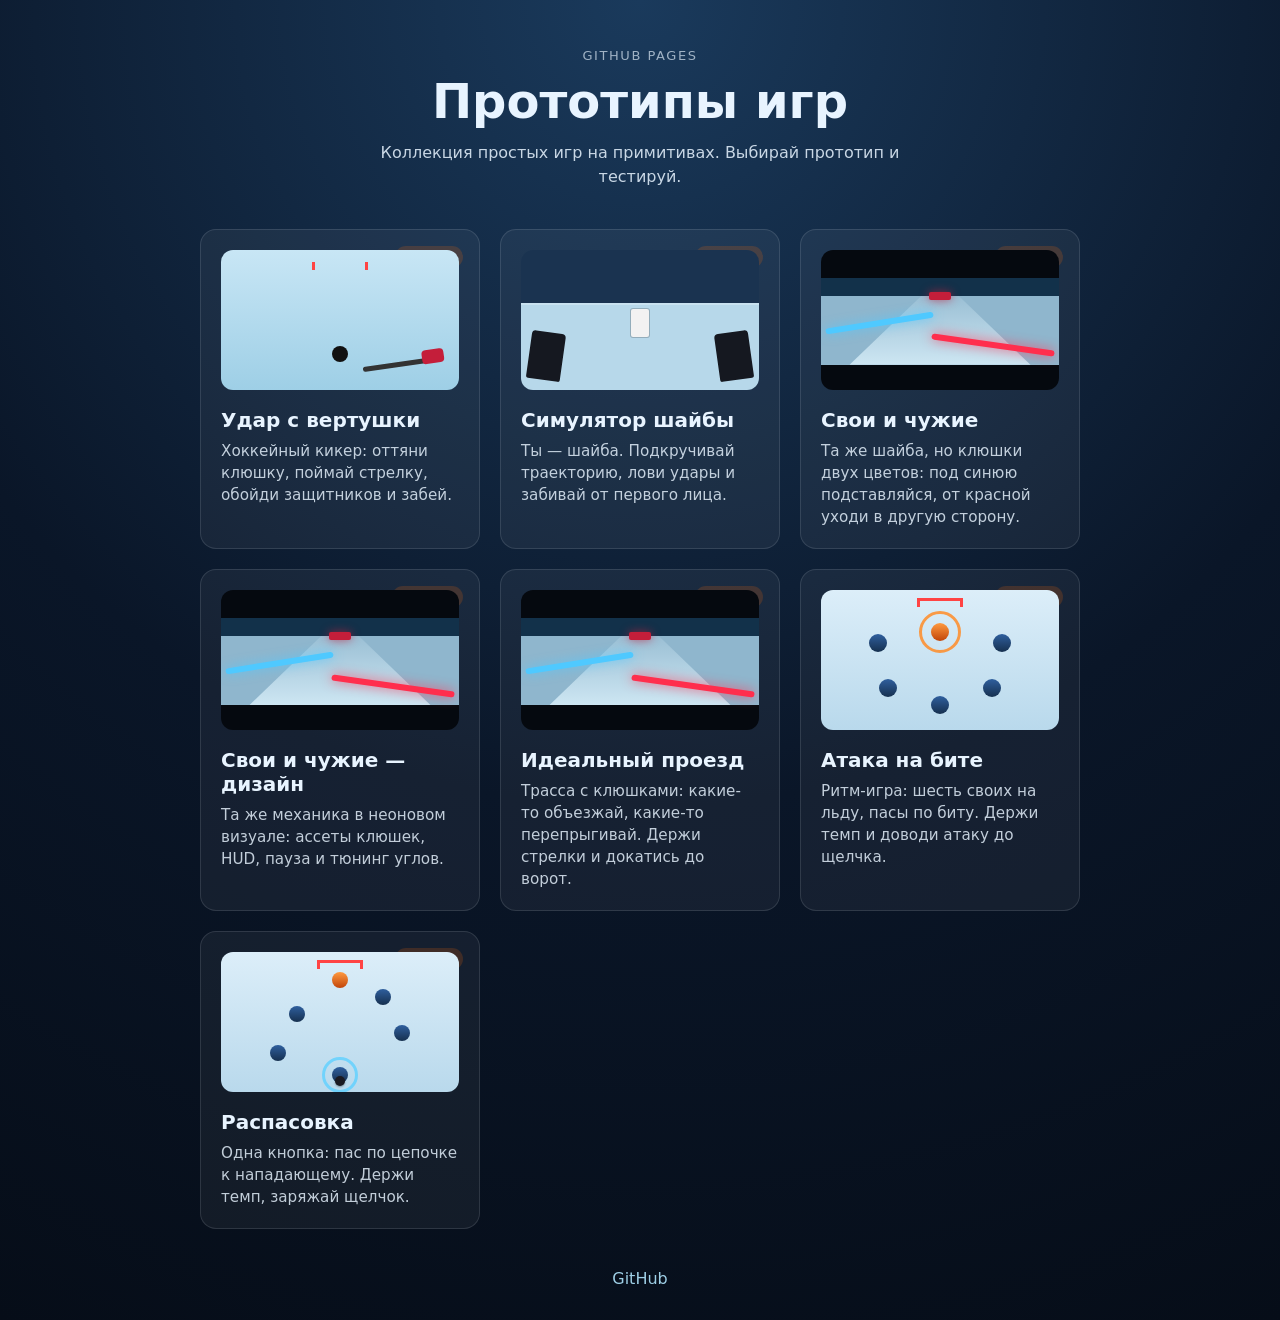
<file: index.html>
<!DOCTYPE html>
<html lang="ru">
<head>
  <meta charset="UTF-8">
  <meta name="viewport" content="width=device-width, initial-scale=1.0">
  <title>Прототипы игр</title>
  <link rel="stylesheet" href="hub.css">
</head>
<body>
  <main class="hub">
    <header class="hub__header">
      <p class="hub__eyebrow">GitHub Pages</p>
      <h1>Прототипы игр</h1>
      <p class="hub__lead">Коллекция простых игр на примитивах. Выбирай прототип и тестируй.</p>
    </header>

    <section class="hub__grid" aria-label="Список игр">
      <a class="game-card game-card--ready" href="spinner/">
        <span class="game-card__badge">Играть</span>
        <div class="game-card__preview" aria-hidden="true">
          <span class="preview-puck"></span>
          <span class="preview-stick"></span>
          <span class="preview-goal"></span>
        </div>
        <h2>Удар с вертушки</h2>
        <p>Хоккейный кикер: оттяни клюшку, поймай стрелку, обойди защитников и забей.</p>
      </a>

      <a class="game-card game-card--ready" href="puck/">
        <span class="game-card__badge">Играть</span>
        <div class="game-card__preview game-card__preview--fpv" aria-hidden="true">
          <span class="preview-fpv-horizon"></span>
          <span class="preview-fpv-goalie"></span>
          <span class="preview-fpv-skate preview-fpv-skate--l"></span>
          <span class="preview-fpv-skate preview-fpv-skate--r"></span>
        </div>
        <h2>Симулятор шайбы</h2>
        <p>Ты — шайба. Подкручивай траекторию, лови удары и забивай от первого лица.</p>
      </a>

      <a class="game-card game-card--ready" href="dodge/">
        <span class="game-card__badge">Играть</span>
        <div class="game-card__preview game-card__preview--dodge" aria-hidden="true">
          <span class="preview-dodge-lane"></span>
          <span class="preview-dodge-goal"></span>
          <span class="preview-dodge-stick preview-dodge-stick--team"></span>
          <span class="preview-dodge-stick preview-dodge-stick--foe"></span>
        </div>
        <h2>Свои и чужие</h2>
        <p>Та же шайба, но клюшки двух цветов: под синюю подставляйся, от красной уходи в другую сторону.</p>
      </a>

      <a class="game-card game-card--ready" href="dodge-design/">
        <span class="game-card__badge">Дизайн</span>
        <div class="game-card__preview game-card__preview--dodge" aria-hidden="true">
          <span class="preview-dodge-lane"></span>
          <span class="preview-dodge-goal"></span>
          <span class="preview-dodge-stick preview-dodge-stick--team"></span>
          <span class="preview-dodge-stick preview-dodge-stick--foe"></span>
        </div>
        <h2>Свои и чужие — дизайн</h2>
        <p>Та же механика в неоновом визуале: ассеты клюшек, HUD, пауза и тюнинг углов.</p>
      </a>

      <a class="game-card game-card--ready" href="track/">
        <span class="game-card__badge">Играть</span>
        <div class="game-card__preview game-card__preview--dodge" aria-hidden="true">
          <span class="preview-dodge-lane"></span>
          <span class="preview-dodge-goal"></span>
          <span class="preview-dodge-stick preview-dodge-stick--team"></span>
          <span class="preview-dodge-stick preview-dodge-stick--foe"></span>
        </div>
        <h2>Идеальный проезд</h2>
        <p>Трасса с клюшками: какие-то объезжай, какие-то перепрыгивай. Держи стрелки и докатись до ворот.</p>
      </a>

      <a class="game-card game-card--ready" href="rhythm/">
        <span class="game-card__badge">Играть</span>
        <div class="game-card__preview game-card__preview--rhythm" aria-hidden="true">
          <span class="preview-rhythm-goal"></span>
          <span class="preview-rhythm-player preview-rhythm-player--q"></span>
          <span class="preview-rhythm-player preview-rhythm-player--w"></span>
          <span class="preview-rhythm-player preview-rhythm-player--e"></span>
          <span class="preview-rhythm-player preview-rhythm-player--a"></span>
          <span class="preview-rhythm-player preview-rhythm-player--s"></span>
          <span class="preview-rhythm-player preview-rhythm-player--d"></span>
          <span class="preview-rhythm-ring"></span>
        </div>
        <h2>Атака на бите</h2>
        <p>Ритм-игра: шесть своих на льду, пасы по биту. Держи темп и доводи атаку до щелчка.</p>
      </a>

      <a class="game-card game-card--ready" href="pass/">
        <span class="game-card__badge">Играть</span>
        <div class="game-card__preview game-card__preview--pass" aria-hidden="true">
          <span class="preview-pass-goal"></span>
          <span class="preview-pass-player preview-pass-player--0"></span>
          <span class="preview-pass-player preview-pass-player--1"></span>
          <span class="preview-pass-player preview-pass-player--2"></span>
          <span class="preview-pass-player preview-pass-player--3"></span>
          <span class="preview-pass-player preview-pass-player--4"></span>
          <span class="preview-pass-player preview-pass-player--5"></span>
          <span class="preview-pass-ring"></span>
          <span class="preview-pass-puck"></span>
        </div>
        <h2>Распасовка</h2>
        <p>Одна кнопка: пас по цепочке к нападающему. Держи темп, заряжай щелчок.</p>
      </a>
    </section>

    <footer class="hub__footer">
      <a href="https://github.com/guygud/hockey">GitHub</a>
    </footer>
  </main>
</body>
</html>
</file>
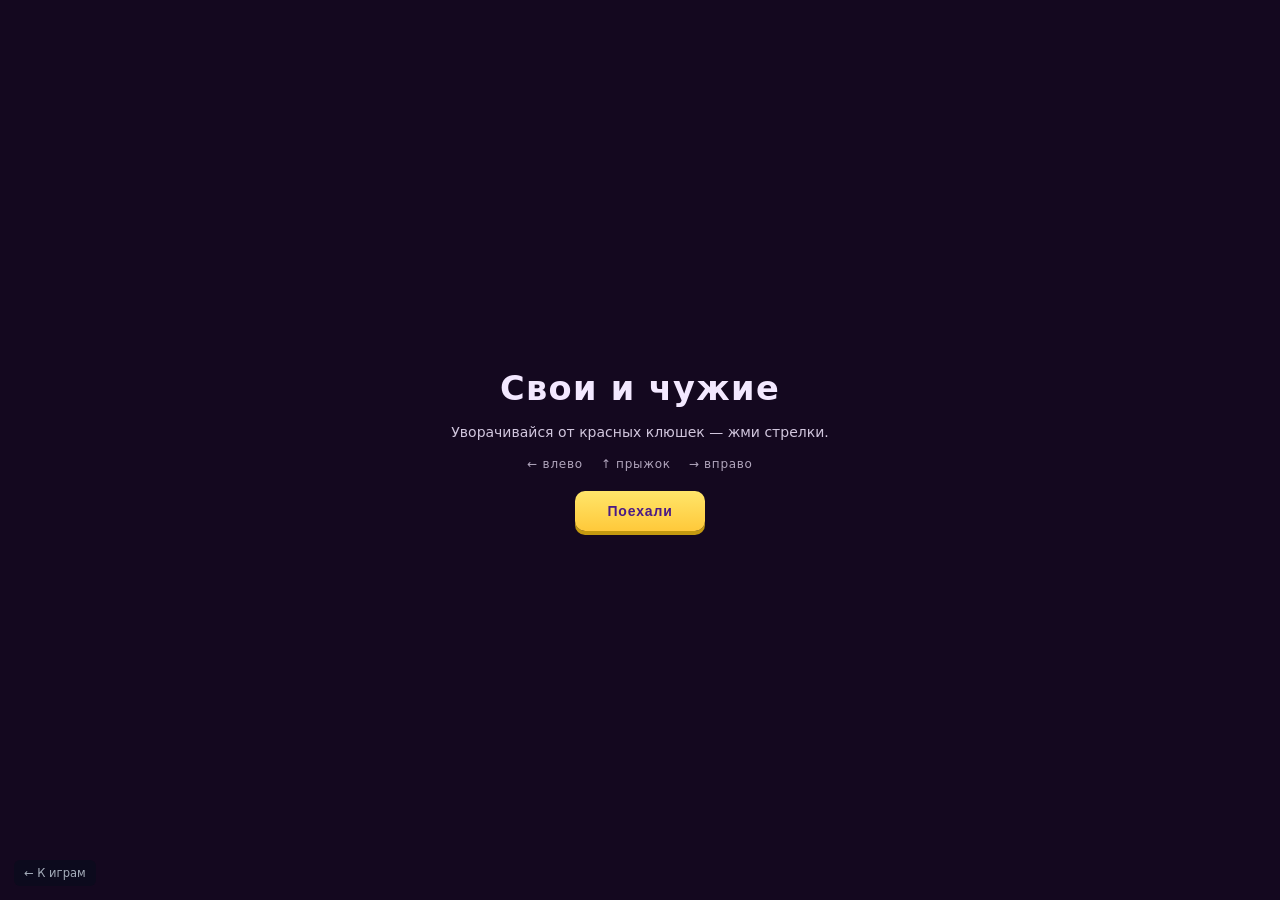
<file: dodge-design/index.html>
<!DOCTYPE html>
<html lang="ru">
<head>
  <meta charset="UTF-8">
  <meta name="viewport" content="width=device-width, initial-scale=1.0, user-scalable=no">
  <title>Шайба: свои и чужие (дизайн)</title>
  <link rel="stylesheet" href="style.css">
</head>
<body>
  <canvas id="game"></canvas>

  <div id="hud">
    <div class="hud-top">
      <div class="hud-cluster">
        <div class="hud-box hearts-box" id="lives-box">
          <span class="heart filled" data-i="0"></span>
          <span class="heart filled" data-i="1"></span>
          <span class="heart filled" data-i="2"></span>
        </div>
        <div class="hud-center hud-stats">
          <span class="hud-stat">ур : <b id="level-num">1</b><span id="level-mul" hidden></span></span>
          <span class="hud-stat hud-speed"><i class="hud-puck-ico"></i><b id="speed">0.0</b> км/ч</span>
        </div>
      </div>
      <button id="pause-btn" type="button" class="pause-btn" aria-label="Пауза" hidden></button>
    </div>

    <div class="hud-bottom">
      <div class="controls-hint">
        <span>← ВЛЕВО</span>
        <span>↑ ПРЫЖОК</span>
        <span>→ ВПРАВО</span>
      </div>
      <div id="touch-controls">
        <button type="button" class="touch-btn touch-btn-left" data-input="left" aria-label="Влево"></button>
        <button type="button" class="touch-btn touch-btn-center" data-input="brace" aria-label="Прыжок"></button>
        <button type="button" class="touch-btn touch-btn-right" data-input="right" aria-label="Вправо"></button>
      </div>
    </div>

    <div id="brace-flash" hidden></div>
    <div id="status" hidden></div>
    <button id="restart-btn" type="button" hidden>Ещё раз</button>
    <button id="report-alt" type="button" class="ghost-btn" hidden></button>

    <button id="tutor-hide" type="button" class="ghost-btn" hidden>Скрыть подсказки</button>

    <div id="tutor" hidden>
      <div class="tutor-card">
        <div class="tutor-title" id="tutor-title"></div>
        <div class="tutor-body" id="tutor-body"></div>
        <div class="tutor-hint" id="tutor-hint">Нажми любую кнопку</div>
      </div>
    </div>

    <div id="pause-overlay" hidden>
      <div class="pause-panel">
        <div class="pause-title">ПАУЗА</div>
        <button id="resume-btn" type="button">Продолжить</button>
      </div>
    </div>

    <div id="rating-overlay" hidden>
      <div class="rating-panel">
        <div class="rating-title">Рейтинг</div>
        <div class="rating-you">
          <div id="rating-name"></div>
          <div id="rating-score"></div>
        </div>
        <ol class="rating-list" id="rating-list"></ol>
        <div class="rating-place" id="rating-place" hidden></div>
        <div class="rating-error" id="rating-error" hidden>Рейтинг недоступен</div>
        <button id="rating-restart" type="button">Начать заново</button>
      </div>
    </div>

    <div id="intro">
      <div class="intro-panel">
      <h1>Свои и чужие</h1>
      <p class="intro-sub">Уворачивайся от красных клюшек — жми стрелки.</p>
      <p class="intro-keys"><span>← влево</span><span>↑ прыжок</span><span>→ вправо</span></p>
      <button id="start-btn" type="button">Поехали</button>
      <button id="tutor-again" type="button" class="ghost-btn" hidden>Пройти обучение снова</button>
      </div>
    </div>
  </div>

  <a class="back-link" href="../">← К играм</a>
  <script type="module" src="src/main.js"></script>
</body>
</html>
</file>
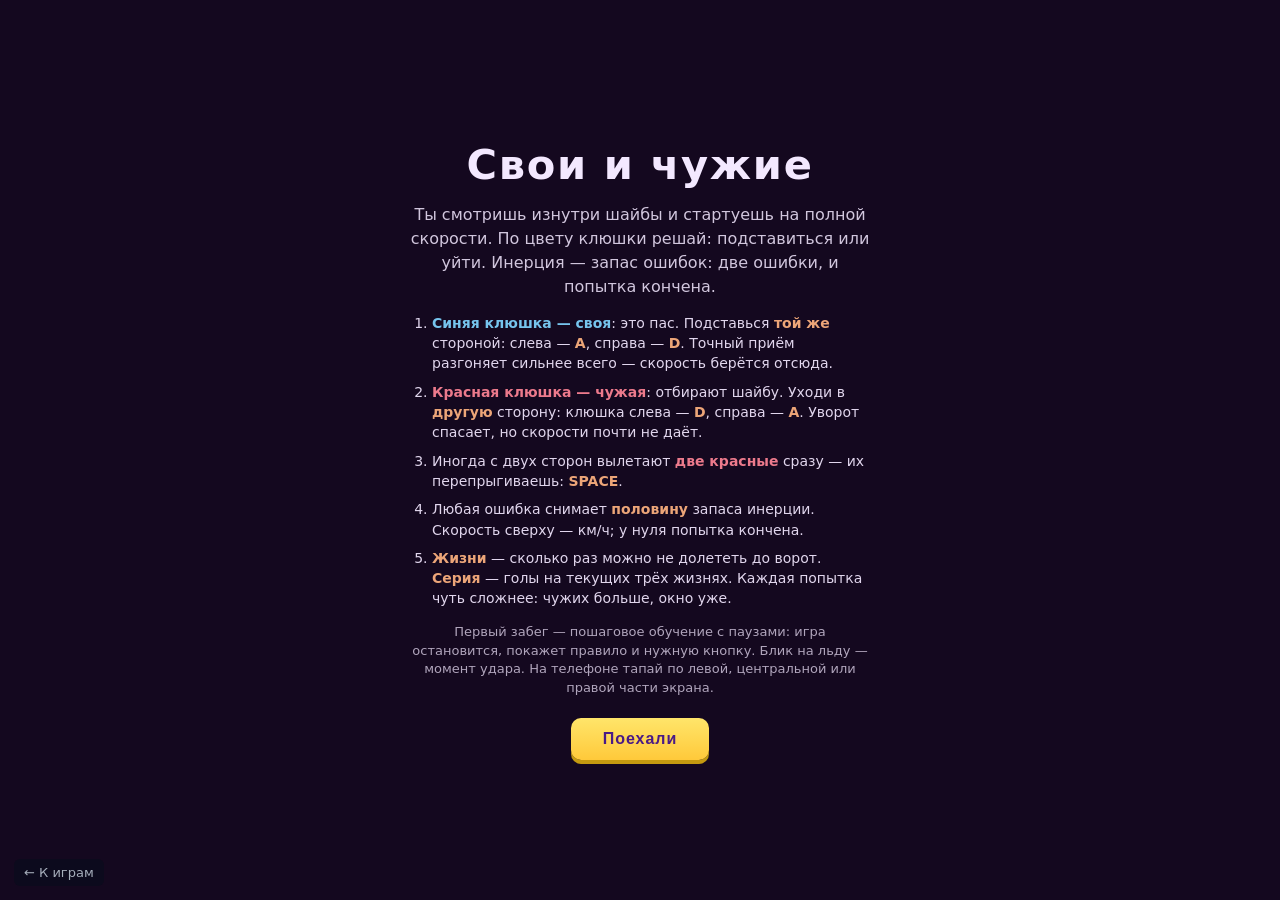
<file: dodge/index.html>
<!DOCTYPE html>
<html lang="ru">
<head>
  <meta charset="UTF-8">
  <meta name="viewport" content="width=device-width, initial-scale=1.0, user-scalable=no">
  <title>Шайба: свои и чужие</title>
  <link rel="stylesheet" href="style.css">
</head>
<body>
  <canvas id="game"></canvas>

  <div id="hud">
    <div class="hud-top">
      <div class="hud-left">
        <div class="hud-box hearts-box" id="lives-box">
          <span class="heart filled" data-i="0"></span>
          <span class="heart filled" data-i="1"></span>
          <span class="heart filled" data-i="2"></span>
        </div>
        <div class="hud-center hud-stats">
          <span class="hud-stat">ур : <b id="level-num">1</b></span>
          <span class="hud-stat hud-speed"><i class="hud-puck-ico"></i><b id="speed">0.0</b> км/ч</span>
        </div>
      </div>
      <button id="pause-btn" type="button" class="pause-btn" aria-label="Пауза" hidden></button>
    </div>

    <div class="hud-bottom">
      <div class="stick-legend">
        <span class="legend-item legend-team"><i></i>СВОЯ — ПОД НЕЁ</span>
        <span class="legend-item legend-foe"><i></i>ЧУЖАЯ — В ДРУГУЮ</span>
      </div>
      <div class="controls-hint">
        <span>A ВЛЕВО</span>
        <span>SPACE ПРЫЖОК</span>
        <span>D ВПРАВО</span>
      </div>
      <div id="touch-controls">
        <button type="button" class="touch-btn touch-btn-left" data-input="left" aria-label="Влево A">
          <span class="touch-label">A</span>
        </button>
        <button type="button" class="touch-btn touch-btn-center" data-input="brace" aria-label="Прыжок SPACE">
          <span class="touch-label">SPACE</span>
        </button>
        <button type="button" class="touch-btn touch-btn-right" data-input="right" aria-label="Вправо D">
          <span class="touch-label">D</span>
        </button>
      </div>
    </div>

    <div id="brace-flash" hidden></div>
    <div id="status" hidden></div>
    <button id="restart-btn" type="button" hidden>Ещё раз</button>
    <button id="report-alt" type="button" class="ghost-btn" hidden></button>

    <button id="tutor-hide" type="button" class="ghost-btn" hidden>Скрыть подсказки</button>

    <div id="tutor" hidden>
      <div class="tutor-card">
        <div class="tutor-title" id="tutor-title"></div>
        <div class="tutor-body" id="tutor-body"></div>
        <div class="tutor-hint" id="tutor-hint">Нажми любую кнопку</div>
      </div>
    </div>

    <div id="pause-overlay" hidden>
      <div class="pause-panel">
        <div class="pause-title">ПАУЗА</div>
        <button id="resume-btn" type="button">Продолжить</button>
      </div>
    </div>

    <div id="intro">
      <div class="intro-panel">
      <h1>Свои и чужие</h1>
      <p class="intro-sub">Ты смотришь изнутри шайбы и стартуешь на полной скорости. По цвету клюшки решай: подставиться или уйти. Инерция — запас ошибок: две ошибки, и попытка кончена.</p>
      <ol class="intro-list">
        <li><b class="ink-team">Синяя клюшка — своя</b>: это пас. Подставься <b>той же</b> стороной: слева — <b>A</b>, справа — <b>D</b>. Точный приём разгоняет сильнее всего — скорость берётся отсюда.</li>
        <li><b class="ink-foe">Красная клюшка — чужая</b>: отбирают шайбу. Уходи в <b>другую</b> сторону: клюшка слева — <b>D</b>, справа — <b>A</b>. Уворот спасает, но скорости почти не даёт.</li>
        <li>Иногда с двух сторон вылетают <b class="ink-foe">две красные</b> сразу — их перепрыгиваешь: <b>SPACE</b>.</li>
        <li>Любая ошибка снимает <b>половину</b> запаса инерции. Скорость сверху — км/ч; у нуля попытка кончена.</li>
        <li><b>Жизни</b> — сколько раз можно не долететь до ворот. <b>Серия</b> — голы на текущих трёх жизнях. Каждая попытка чуть сложнее: чужих больше, окно уже.</li>
      </ol>
      <p class="intro-note">Первый забег — пошаговое обучение с паузами: игра остановится, покажет правило и нужную кнопку. Блик на льду — момент удара. На телефоне тапай по левой, центральной или правой части экрана.</p>
      <button id="start-btn" type="button">Поехали</button>
      <button id="tutor-again" type="button" class="ghost-btn" hidden>Пройти обучение снова</button>
      </div>
    </div>
  </div>

  <a class="back-link" href="../">← К играм</a>
  <script src="game.js"></script>
</body>
</html>
</file>
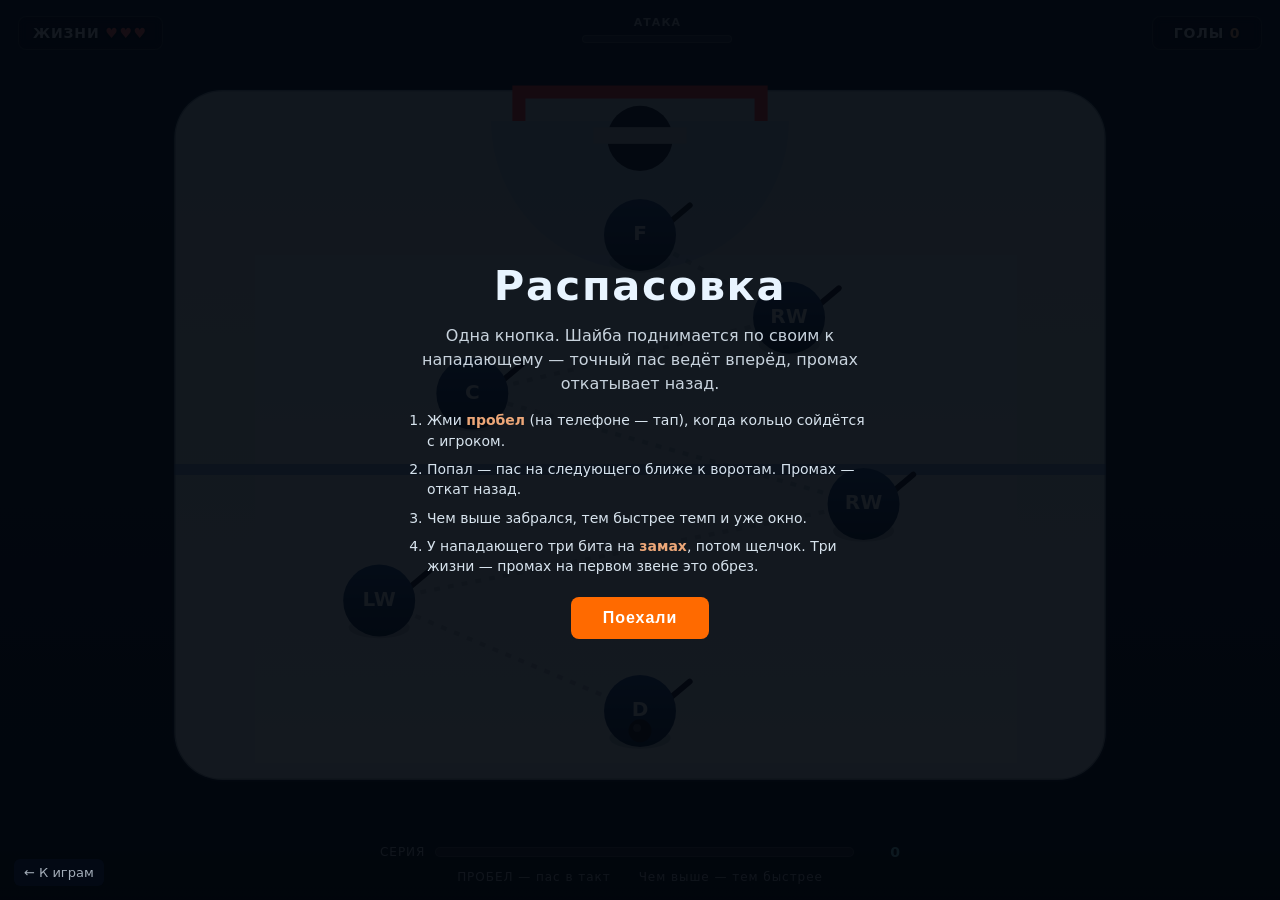
<file: pass/index.html>
<!DOCTYPE html>
<html lang="ru">
<head>
  <meta charset="UTF-8">
  <meta name="viewport" content="width=device-width, initial-scale=1.0, user-scalable=no">
  <title>Распасовка</title>
  <link rel="stylesheet" href="style.css">
</head>
<body>
  <canvas id="game"></canvas>

  <div id="hud">
    <div class="hud-top">
      <div class="hud-box" id="lives-box">ЖИЗНИ <span id="lives">♥♥♥</span></div>
      <div class="hud-center">
        <div class="progress-label">АТАКА</div>
        <div class="progress-wrap">
          <div class="progress-bar"><div class="progress-fill" id="progress-fill"></div></div>
        </div>
      </div>
      <div class="hud-box">ГОЛЫ <span id="goals">0</span></div>
    </div>

    <div class="hud-bottom">
      <div class="meter-wrap">
        <div class="meter-label">СЕРИЯ</div>
        <div class="meter-bar">
          <div class="meter-fill" id="streak-fill"></div>
        </div>
        <div class="meter-value" id="streak">0</div>
      </div>
      <div class="controls-hint">
        <span>ПРОБЕЛ — пас в такт</span>
        <span>Чем выше — тем быстрее</span>
      </div>
      <div class="touch-hint">Тапай в такт, когда кольцо сойдётся</div>
    </div>

    <div id="grade-flash" hidden></div>
    <div id="status" hidden></div>
    <button id="restart-btn" type="button" hidden>Ещё раз</button>

    <div id="intro">
      <h1>Распасовка</h1>
      <p class="intro-sub">Одна кнопка. Шайба поднимается по своим к нападающему — точный пас ведёт вперёд, промах откатывает назад.</p>
      <ol class="intro-list">
        <li>Жми <b>пробел</b> (на телефоне — тап), когда кольцо сойдётся с игроком.</li>
        <li>Попал — пас на следующего ближе к воротам. Промах — откат назад.</li>
        <li>Чем выше забрался, тем быстрее темп и уже окно.</li>
        <li>У нападающего три бита на <b>замах</b>, потом щелчок. Три жизни — промах на первом звене это обрез.</li>
      </ol>
      <button id="start-btn" type="button">Поехали</button>
    </div>
  </div>

  <a class="back-link" href="../">← К играм</a>
  <script src="game.js"></script>
</body>
</html>
</file>
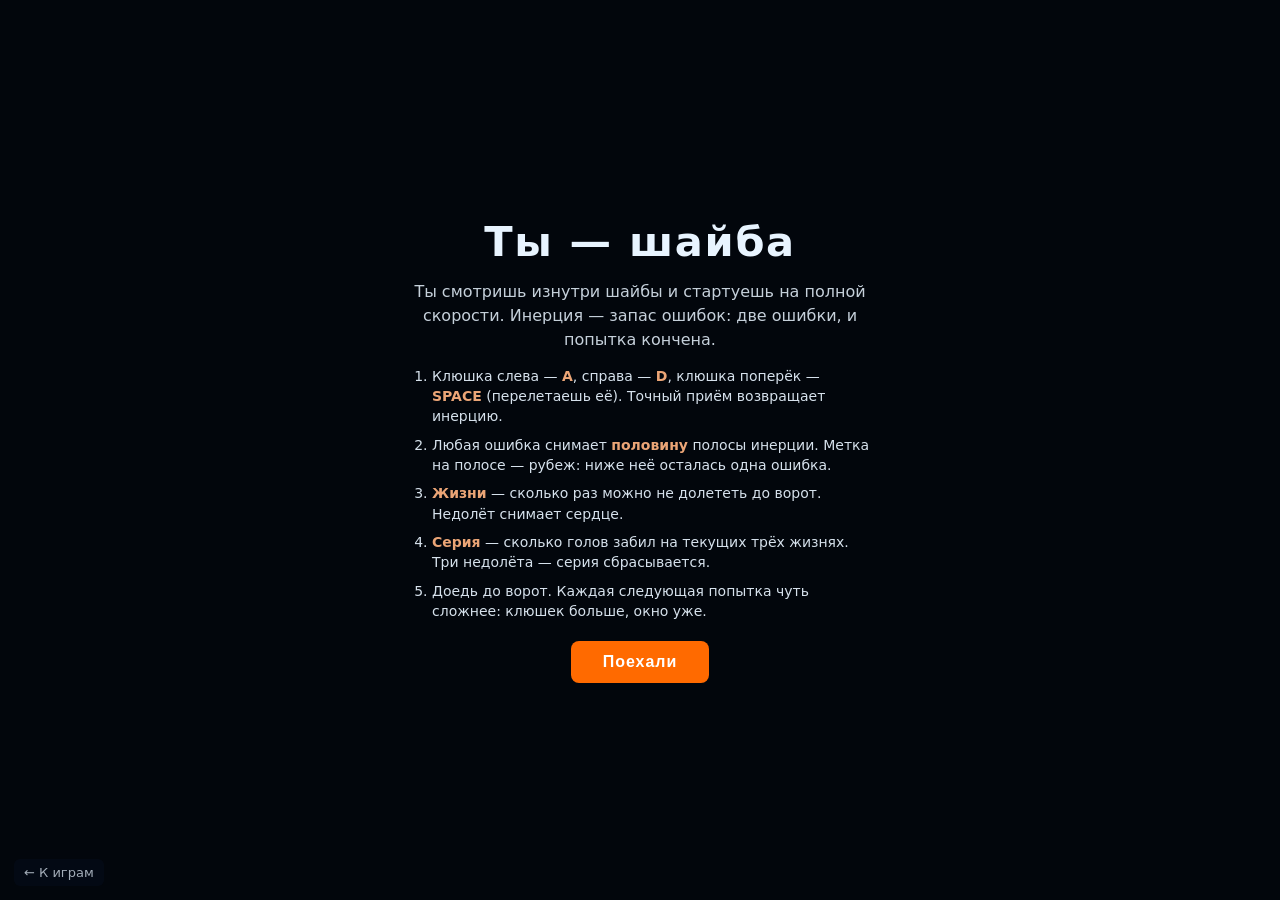
<file: puck/index.html>
<!DOCTYPE html>
<html lang="ru">
<head>
  <meta charset="UTF-8">
  <meta name="viewport" content="width=device-width, initial-scale=1.0, user-scalable=no">
  <title>Симулятор шайбы</title>
  <link rel="stylesheet" href="style.css">
</head>
<body>
  <canvas id="game"></canvas>

  <div id="hud">
    <div class="hud-top">
      <div class="hud-box" id="lives-box">ЖИЗНИ <span id="lives">♥♥♥</span></div>
      <div class="hud-center">
        <div class="progress-label">ДО ВОРОТ</div>
        <div class="progress-wrap">
          <div class="progress-bar"><div class="progress-fill" id="progress-fill"></div></div>
        </div>
      </div>
      <div class="hud-box" id="streak-box">СЕРИЯ <span id="streak">0</span></div>
    </div>

    <div class="hud-bottom">
      <div class="grip-wrap">
        <div class="grip-label">ИНЕРЦИЯ</div>
        <div class="grip-bar">
          <div class="grip-danger"></div>
          <div class="grip-fill" id="grip-fill"></div>
          <div class="grip-tick" title="Одна ошибка"></div>
        </div>
        <div class="grip-value" id="grip-value">55</div>
      </div>
      <div class="controls-hint">
        <span>A СЛЕВА</span>
        <span>SPACE В ЛОБ</span>
        <span>D СПРАВА</span>
      </div>
      <div id="touch-controls">
        <button type="button" class="touch-btn" data-input="left" aria-label="Слева">
          <span class="touch-key">◀</span>
          <span class="touch-label">СЛЕВА</span>
        </button>
        <button type="button" class="touch-btn touch-btn-center" data-input="brace" aria-label="В лоб">
          <span class="touch-key">●</span>
          <span class="touch-label">В ЛОБ</span>
        </button>
        <button type="button" class="touch-btn" data-input="right" aria-label="Справа">
          <span class="touch-key">▶</span>
          <span class="touch-label">СПРАВА</span>
        </button>
      </div>
    </div>

    <div id="brace-flash" hidden></div>
    <div id="status" hidden></div>
    <button id="restart-btn" type="button" hidden>Ещё раз</button>

    <div id="tutor" hidden>
      <div class="tutor-step" id="tutor-step"></div>
      <div class="tutor-text" id="tutor-text"></div>
      <div class="tutor-actions">
        <button id="tutor-next" type="button">Понятно</button>
        <button id="tutor-skip" type="button" class="ghost-btn">Пропустить обучение</button>
      </div>
    </div>

    <div id="intro">
      <div class="intro-panel">
      <h1>Ты — шайба</h1>
      <p class="intro-sub">Ты смотришь изнутри шайбы и стартуешь на полной скорости. Инерция — запас ошибок: две ошибки, и попытка кончена.</p>
      <ol class="intro-list">
        <li>Клюшка слева — <b>A</b>, справа — <b>D</b>, клюшка поперёк — <b>SPACE</b> (перелетаешь её). Точный приём возвращает инерцию.</li>
        <li>Любая ошибка снимает <b>половину</b> полосы инерции. Метка на полосе — рубеж: ниже неё осталась одна ошибка.</li>
        <li><b>Жизни</b> — сколько раз можно не долететь до ворот. Недолёт снимает сердце.</li>
        <li><b>Серия</b> — сколько голов забил на текущих трёх жизнях. Три недолёта — серия сбрасывается.</li>
        <li>Доедь до ворот. Каждая следующая попытка чуть сложнее: клюшек больше, окно уже.</li>
      </ol>
      <button id="start-btn" type="button">Поехали</button>
      <button id="tutor-again" type="button" class="ghost-btn" hidden>Пройти обучение заново</button>
      </div>
    </div>
  </div>

  <a class="back-link" href="../">← К играм</a>
  <script src="game.js"></script>
</body>
</html>
</file>
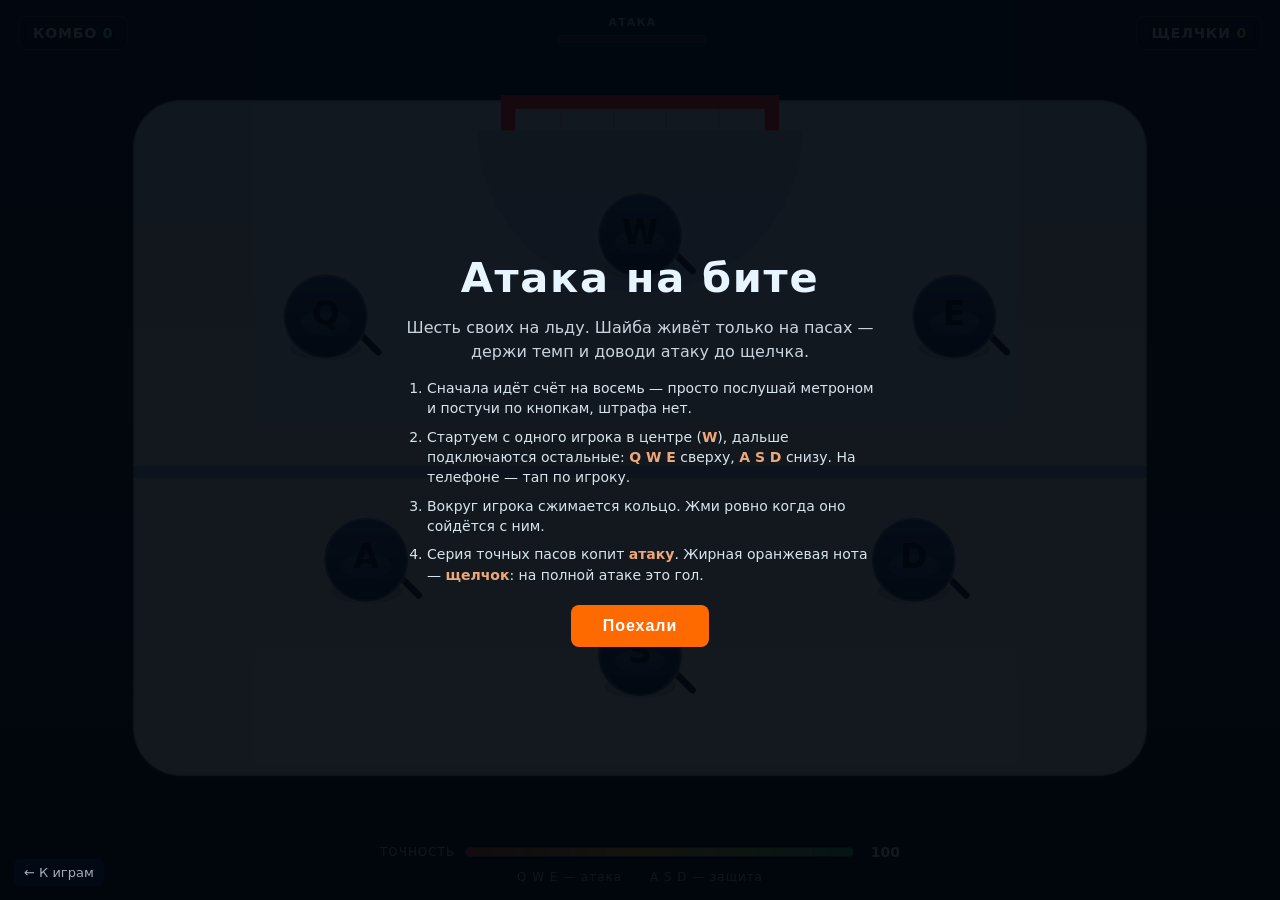
<file: rhythm/index.html>
<!DOCTYPE html>
<html lang="ru">
<head>
  <meta charset="UTF-8">
  <meta name="viewport" content="width=device-width, initial-scale=1.0, user-scalable=no">
  <title>Атака на бите</title>
  <link rel="stylesheet" href="style.css">
</head>
<body>
  <canvas id="game"></canvas>

  <div id="hud">
    <div class="hud-top">
      <div class="hud-box">КОМБО <span id="combo">0</span></div>
      <div class="hud-center">
        <div class="progress-label">АТАКА</div>
        <div class="progress-wrap">
          <div class="progress-bar"><div class="progress-fill" id="progress-fill"></div></div>
        </div>
      </div>
      <div class="hud-box">ЩЕЛЧКИ <span id="shots">0</span></div>
    </div>

    <div class="hud-bottom">
      <div class="meter-wrap">
        <div class="meter-label">ТОЧНОСТЬ</div>
        <div class="meter-bar">
          <div class="meter-fill" id="acc-fill"></div>
        </div>
        <div class="meter-value" id="acc-value">100</div>
      </div>
      <div class="controls-hint">
        <span>Q W E — атака</span>
        <span>A S D — защита</span>
      </div>
      <div class="touch-hint">Тапай по игроку, когда кольцо сойдётся</div>
    </div>

    <div id="grade-flash" hidden></div>
    <div id="status" hidden></div>
    <button id="restart-btn" type="button" hidden>Ещё раз</button>

    <div id="intro">
      <h1>Атака на бите</h1>
      <p class="intro-sub">Шесть своих на льду. Шайба живёт только на пасах — держи темп и доводи атаку до щелчка.</p>
      <ol class="intro-list">
        <li>Сначала идёт счёт на восемь — просто послушай метроном и постучи по кнопкам, штрафа нет.</li>
        <li>Стартуем с одного игрока в центре (<b>W</b>), дальше подключаются остальные: <b>Q W E</b> сверху, <b>A S D</b> снизу. На телефоне — тап по игроку.</li>
        <li>Вокруг игрока сжимается кольцо. Жми ровно когда оно сойдётся с ним.</li>
        <li>Серия точных пасов копит <b>атаку</b>. Жирная оранжевая нота — <b>щелчок</b>: на полной атаке это гол.</li>
      </ol>
      <button id="start-btn" type="button">Поехали</button>
    </div>
  </div>

  <a class="back-link" href="../">← К играм</a>
  <script src="game.js"></script>
</body>
</html>
</file>
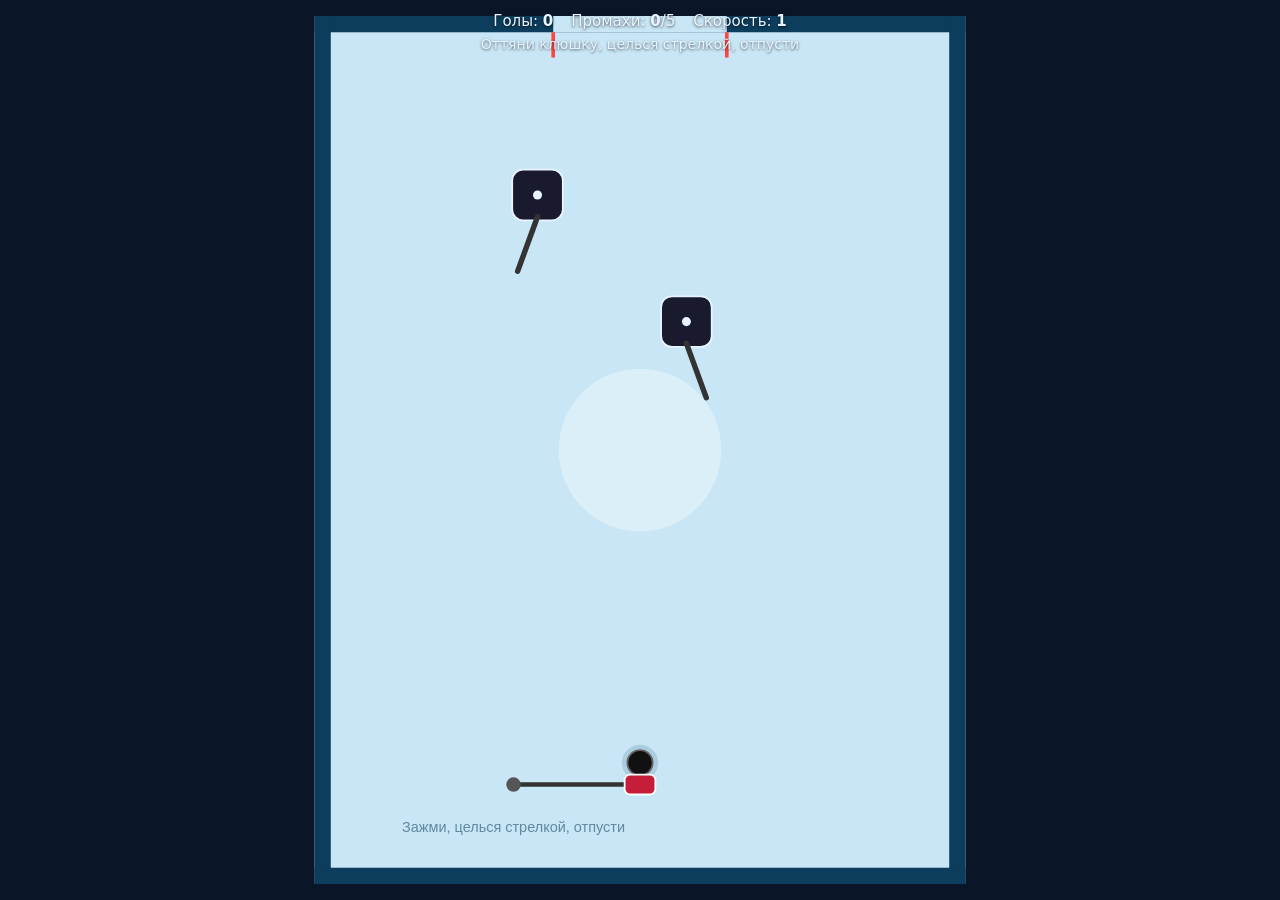
<file: spinner/index.html>
<!DOCTYPE html>
<html lang="ru">
<head>
  <meta charset="UTF-8">
  <meta name="viewport" content="width=device-width, initial-scale=1.0, user-scalable=no">
  <title>Удар с вертушки</title>
  <link rel="stylesheet" href="style.css">
</head>
<body>
  <div id="hud">
    <div id="scoreboard">
      <span>Голы: <strong id="score">0</strong></span>
      <span>Промахи: <strong id="misses">0</strong>/5</span>
      <span>Скорость: <strong id="speed-level">1</strong></span>
    </div>
    <p id="hint">Оттяни клюшку, целься стрелкой, отпусти</p>
    <p id="status"></p>
    <button id="reset-btn" type="button" hidden>Заново</button>
  </div>
  <canvas id="game"></canvas>
  <script src="game.js"></script>
</body>
</html>
</file>
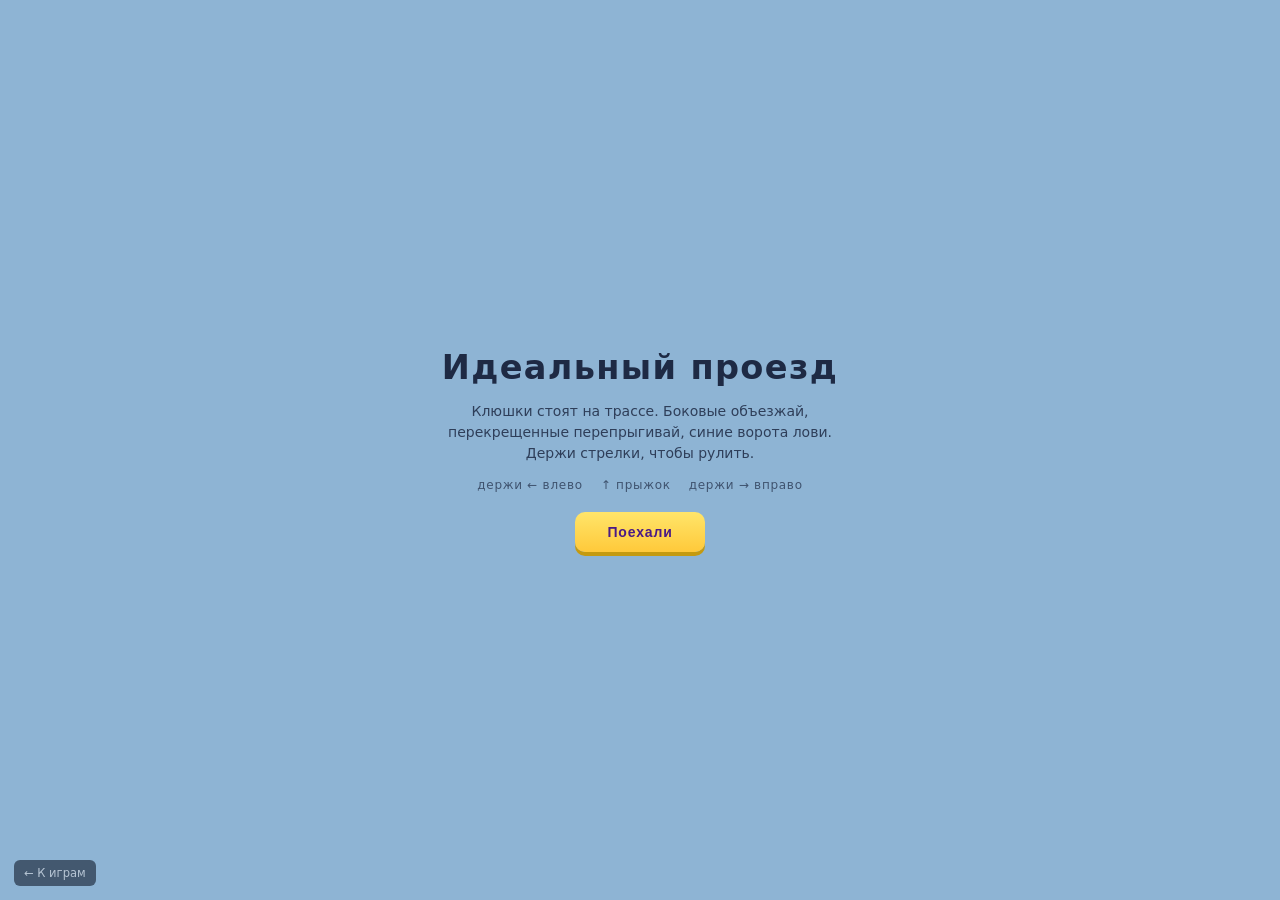
<file: track/index.html>
<!DOCTYPE html>
<html lang="ru">
<head>
  <meta charset="UTF-8">
  <meta name="viewport" content="width=device-width, initial-scale=1.0, user-scalable=no">
  <title>Шайба: идеальный проезд</title>
  <link rel="stylesheet" href="style.css?v=6">
</head>
<body>
  <canvas id="game"></canvas>
  <canvas id="game-blur" aria-hidden="true"></canvas>

  <div id="hud">
    <div class="hud-top">
      <div class="hud-cluster">
        <div class="hud-box hearts-box" id="lives-box">
          <span class="heart filled" data-i="0"></span>
          <span class="heart filled" data-i="1"></span>
          <span class="heart filled" data-i="2"></span>
        </div>
        <div class="hud-center hud-stats">
          <span class="hud-stat">ур : <b id="level-num">1</b><span id="level-mul" hidden></span></span>
          <span class="hud-stat hud-speed"><i class="hud-puck-ico"></i><b id="speed">0.0</b> км/ч</span>
        </div>
      </div>
      <button id="pause-btn" type="button" class="pause-btn" aria-label="Пауза" hidden></button>
    </div>

    <div class="hud-bottom">
      <div class="controls-hint">
        <span>держи ← →</span>
        <span>↑ прыжок</span>
      </div>
      <div id="touch-controls">
        <button type="button" class="touch-btn touch-btn-left" data-input="left" aria-label="Влево"></button>
        <button type="button" class="touch-btn touch-btn-center" data-input="brace" aria-label="Прыжок"></button>
        <button type="button" class="touch-btn touch-btn-right" data-input="right" aria-label="Вправо"></button>
      </div>
    </div>

    <div id="brace-flash" hidden></div>
    <div id="status" hidden></div>
    <button id="restart-btn" type="button" hidden>Ещё раз</button>
    <button id="report-alt" type="button" class="ghost-btn" hidden></button>

    <div id="pause-overlay" hidden>
      <div class="pause-panel">
        <div class="pause-title">ПАУЗА</div>
        <button id="resume-btn" type="button">Продолжить</button>
      </div>
    </div>

    <div id="rating-overlay" hidden>
      <div class="rating-panel">
        <div class="rating-title">Рейтинг</div>
        <div class="rating-you">
          <div id="rating-name"></div>
          <div id="rating-score"></div>
        </div>
        <ol class="rating-list" id="rating-list"></ol>
        <div class="rating-place" id="rating-place" hidden></div>
        <div class="rating-error" id="rating-error" hidden>Рейтинг недоступен</div>
        <button id="rating-restart" type="button">Начать заново</button>
      </div>
    </div>

    <div id="intro">
      <div class="intro-panel">
      <h1>Идеальный проезд</h1>
      <p class="intro-sub">Клюшки стоят на трассе. Боковые объезжай, перекрещенные перепрыгивай, синие ворота лови. Держи стрелки, чтобы рулить.</p>
      <p class="intro-keys"><span>держи ← влево</span><span>↑ прыжок</span><span>держи → вправо</span></p>
      <button id="start-btn" type="button">Поехали</button>
      </div>
    </div>
  </div>

  <a class="back-link" href="../">← К играм</a>
  <script type="module" src="src/main.js?v=6"></script>
</body>
</html>
</file>
<file: hub.css>
* {
  box-sizing: border-box;
  margin: 0;
  padding: 0;
}

body {
  min-height: 100vh;
  background:
    radial-gradient(circle at top, #1a3a5c 0%, #0a1628 55%, #060d18 100%);
  color: #e8f4ff;
  font-family: "Segoe UI", system-ui, sans-serif;
}

.hub {
  max-width: 920px;
  margin: 0 auto;
  padding: 48px 20px 32px;
}

.hub__header {
  text-align: center;
  margin-bottom: 40px;
}

.hub__eyebrow {
  font-size: 13px;
  letter-spacing: 0.12em;
  text-transform: uppercase;
  opacity: 0.65;
  margin-bottom: 10px;
}

.hub__header h1 {
  font-size: clamp(2rem, 5vw, 3rem);
  font-weight: 700;
  margin-bottom: 12px;
}

.hub__lead {
  max-width: 520px;
  margin: 0 auto;
  line-height: 1.5;
  opacity: 0.85;
}

.hub__grid {
  display: grid;
  grid-template-columns: repeat(auto-fit, minmax(260px, 1fr));
  gap: 20px;
}

.game-card {
  position: relative;
  display: block;
  padding: 20px;
  border-radius: 16px;
  background: rgba(255, 255, 255, 0.05);
  border: 1px solid rgba(232, 244, 255, 0.12);
  text-decoration: none;
  color: inherit;
  transition: transform 0.15s ease, border-color 0.15s ease, background 0.15s ease;
}

.game-card--ready:hover {
  transform: translateY(-3px);
  border-color: rgba(255, 106, 0, 0.55);
  background: rgba(255, 255, 255, 0.08);
}

.game-card--soon {
  opacity: 0.55;
  cursor: default;
}

.game-card__badge {
  position: absolute;
  top: 16px;
  right: 16px;
  padding: 4px 10px;
  border-radius: 999px;
  font-size: 12px;
  font-weight: 600;
  background: rgba(255, 106, 0, 0.18);
  color: #ffb380;
}

.game-card--soon .game-card__badge {
  background: rgba(232, 244, 255, 0.08);
  color: rgba(232, 244, 255, 0.7);
}

.game-card__preview {
  position: relative;
  height: 140px;
  margin-bottom: 18px;
  border-radius: 12px;
  background: linear-gradient(180deg, #c8e6f5 0%, #9ecfe6 100%);
  overflow: hidden;
}

.game-card__preview--empty {
  background: rgba(255, 255, 255, 0.04);
  border: 1px dashed rgba(232, 244, 255, 0.15);
}

.preview-goal {
  position: absolute;
  top: 12px;
  left: 50%;
  width: 56px;
  height: 8px;
  margin-left: -28px;
  border-left: 3px solid #ff4444;
  border-right: 3px solid #ff4444;
}

.preview-puck {
  position: absolute;
  left: 50%;
  bottom: 28px;
  width: 16px;
  height: 16px;
  margin-left: -8px;
  border-radius: 50%;
  background: #111;
}

.preview-stick {
  position: absolute;
  right: 24px;
  bottom: 18px;
  width: 72px;
  height: 5px;
  border-radius: 999px;
  background: #333;
  transform: rotate(-8deg);
  transform-origin: left center;
}

.preview-stick::after {
  content: "";
  position: absolute;
  right: -10px;
  top: -8px;
  width: 22px;
  height: 14px;
  border-radius: 4px;
  background: #c41e3a;
}

.game-card__preview--fpv {
  background: linear-gradient(180deg, #1a3350 0 38%, #b7d8ea 38% 100%);
}

.preview-fpv-horizon {
  position: absolute;
  left: 0;
  right: 0;
  top: 38%;
  height: 2px;
  background: rgba(255, 255, 255, 0.25);
}

.preview-fpv-goalie {
  position: absolute;
  left: 50%;
  top: 42%;
  width: 18px;
  height: 28px;
  margin-left: -9px;
  background: #f2f2f2;
  border-radius: 2px;
  box-shadow: 0 0 0 1px rgba(0, 0, 0, 0.2);
}

.preview-fpv-skate {
  position: absolute;
  bottom: 10px;
  width: 34px;
  height: 48px;
  background: #151820;
  border-radius: 4px 4px 2px 2px;
}

.preview-fpv-skate--l {
  left: 8px;
  transform: rotate(8deg);
}

.preview-fpv-skate--r {
  right: 8px;
  transform: rotate(-8deg);
}

/* Letterbox view from inside the puck: lit lane, one team stick, one foe. */
.game-card__preview--dodge {
  background: linear-gradient(
    180deg,
    #05090f 0 20%,
    #12314a 20% 33%,
    #8fb6cd 33% 82%,
    #05090f 82% 100%
  );
}

.preview-dodge-lane {
  position: absolute;
  left: 0;
  right: 0;
  top: 33%;
  bottom: 18%;
  background: linear-gradient(180deg, rgba(220, 244, 255, 0.15), rgba(226, 246, 255, 0.75));
  clip-path: polygon(42% 0, 58% 0, 88% 100%, 12% 100%);
}

.preview-dodge-goal {
  position: absolute;
  left: 50%;
  top: 30%;
  width: 22px;
  height: 8px;
  margin-left: -11px;
  border-radius: 2px;
  background: #c41e3a;
  box-shadow: 0 0 10px rgba(196, 30, 58, 0.7);
}

.preview-dodge-stick {
  position: absolute;
  height: 6px;
  border-radius: 3px;
}

.preview-dodge-stick--team {
  left: 4px;
  top: 50%;
  width: 46%;
  background: #4fc9ff;
  box-shadow: 0 0 12px rgba(80, 200, 255, 0.8);
  transform: rotate(-9deg);
}

.preview-dodge-stick--foe {
  right: 4px;
  top: 66%;
  width: 52%;
  background: #ff2e4d;
  box-shadow: 0 0 12px rgba(255, 60, 90, 0.8);
  transform: rotate(8deg);
}

.game-card__preview--rhythm {
  background: linear-gradient(180deg, #dceef9 0%, #b9d9ec 100%);
}

.preview-rhythm-goal {
  position: absolute;
  top: 8px;
  left: 50%;
  width: 46px;
  height: 9px;
  margin-left: -23px;
  border-left: 3px solid #ff4444;
  border-right: 3px solid #ff4444;
  border-top: 3px solid #ff4444;
}

.preview-rhythm-player {
  position: absolute;
  width: 18px;
  height: 18px;
  margin: -9px 0 0 -9px;
  border-radius: 50%;
  background: linear-gradient(180deg, #2f5f9e, #16304f);
}

.preview-rhythm-player--q { left: 24%; top: 38%; }
.preview-rhythm-player--w { left: 50%; top: 30%; }
.preview-rhythm-player--e { left: 76%; top: 38%; }
.preview-rhythm-player--a { left: 28%; top: 70%; }
.preview-rhythm-player--s { left: 50%; top: 82%; }
.preview-rhythm-player--d { left: 72%; top: 70%; }

.preview-rhythm-player--w {
  background: linear-gradient(180deg, #ff9a40, #c1450a);
}

.preview-rhythm-ring {
  position: absolute;
  left: 50%;
  top: 30%;
  width: 42px;
  height: 42px;
  margin: -21px 0 0 -21px;
  border-radius: 50%;
  border: 3px solid rgba(255, 140, 40, 0.85);
}

.game-card__preview--pass {
  background: linear-gradient(180deg, #dceef9 0%, #b9d9ec 100%);
}

.preview-pass-goal {
  position: absolute;
  top: 8px;
  left: 50%;
  width: 46px;
  height: 9px;
  margin-left: -23px;
  border-left: 3px solid #ff4444;
  border-right: 3px solid #ff4444;
  border-top: 3px solid #ff4444;
}

.preview-pass-player {
  position: absolute;
  width: 16px;
  height: 16px;
  margin: -8px 0 0 -8px;
  border-radius: 50%;
  background: linear-gradient(180deg, #2f5f9e, #16304f);
}

.preview-pass-player--0 { left: 50%; top: 88%; }
.preview-pass-player--1 { left: 24%; top: 72%; }
.preview-pass-player--2 { left: 76%; top: 58%; }
.preview-pass-player--3 { left: 32%; top: 44%; }
.preview-pass-player--4 { left: 68%; top: 32%; }
.preview-pass-player--5 {
  left: 50%;
  top: 20%;
  background: linear-gradient(180deg, #ff9a40, #c1450a);
}

.preview-pass-ring {
  position: absolute;
  left: 50%;
  top: 88%;
  width: 36px;
  height: 36px;
  margin: -18px 0 0 -18px;
  border-radius: 50%;
  border: 3px solid rgba(100, 210, 255, 0.85);
}

.preview-pass-puck {
  position: absolute;
  left: 50%;
  top: 92%;
  width: 10px;
  height: 10px;
  margin: -5px 0 0 -5px;
  border-radius: 50%;
  background: #1a1a22;
  box-shadow: 0 1px 2px rgba(0, 0, 0, 0.35);
}

.game-card h2 {
  font-size: 1.25rem;
  margin-bottom: 8px;
}

.game-card p {
  line-height: 1.45;
  opacity: 0.82;
  font-size: 0.95rem;
}

.hub__footer {
  margin-top: 40px;
  text-align: center;
}

.hub__footer a {
  color: #9ecfe6;
  text-decoration: none;
}

.hub__footer a:hover {
  text-decoration: underline;
}
</file>
<file: dodge-design/style.css>
* {
  box-sizing: border-box;
  margin: 0;
  padding: 0;
}

html,
body {
  width: 100%;
  height: 100%;
  /* Safari's toolbar collapses mid-scroll; dvh keeps the layout from jumping. */
  height: 100dvh;
  overflow: hidden;
  background: #14081f;
  font-family: "Segoe UI", system-ui, sans-serif;
  color: #f3e8ff;
  touch-action: none;
  user-select: none;
}

#game {
  display: block;
  width: 100%;
  height: 100%;
  cursor: crosshair;
}

#hud {
  pointer-events: none;
  position: fixed;
  inset: 0;
  z-index: 2;
}

.hud-top {
  display: flex;
  justify-content: center;
  align-items: flex-start;
  position: relative;
  padding: 16px 62px;
  gap: 12px;
}

.hud-cluster {
  display: flex;
  align-items: stretch;
  justify-content: center;
  gap: 8px;
  min-width: 0;
}

.hud-center {
  display: flex;
  flex-direction: column;
  align-items: flex-start;
  justify-content: center;
  gap: 2px;
  min-width: 120px;
}

.hud-stats {
  background: url("../assets/speed_back.png") center / 100% 100% no-repeat;
  color: #3b1a6e;
  border-radius: 0;
  padding: 10px 22px 10px 18px;
  gap: 2px;
  box-shadow: none;
  min-width: 148px;
}

.hud-stat {
  font-size: 12px;
  font-weight: 800;
  letter-spacing: 0.02em;
  font-style: italic;
}

.hud-stat b {
  font-variant-numeric: tabular-nums;
  font-style: italic;
}

.hud-speed {
  display: inline-flex;
  align-items: center;
  gap: 6px;
}

body.heat-hot .hud-speed {
  text-shadow: 0 0 10px rgba(255, 220, 120, 0.85);
}

body.heat-hot .hud-puck-ico {
  box-shadow: 0 0 10px rgba(255, 200, 80, 0.95);
}

.hud-puck-ico {
  width: 14px;
  height: 14px;
  border-radius: 50%;
  background: radial-gradient(circle at 35% 35%, #ffe56a, #c44dff 70%, #5a1a90);
  box-shadow: 0 0 6px rgba(196, 77, 255, 0.7);
  display: inline-block;
}

.hud-box {
  background: rgba(214, 186, 255, 0.9);
  border: none;
  border-radius: 14px;
  padding: 8px 14px;
  font-weight: 800;
  letter-spacing: 0.04em;
  color: #3b1a6e;
  text-shadow: none;
  backdrop-filter: blur(4px);
  font-size: 12px;
  min-width: 88px;
  text-align: center;
  box-shadow: 0 4px 16px rgba(40, 10, 70, 0.3);
}

.hearts-box {
  display: inline-flex;
  align-items: center;
  justify-content: center;
  gap: 6px;
  min-width: 92px;
  padding: 10px 14px;
  background: url("../assets/heart-back.png") center / 100% 100% no-repeat;
  border-radius: 0;
  box-shadow: none;
  backdrop-filter: none;
}

.heart {
  width: 18px;
  height: 15px;
  display: inline-block;
  background: url("../assets/empty-heart.svg") center / contain no-repeat;
}

.heart.filled {
  background-image: url("../assets/full-heart.png");
}

.heart.empty {
  background-image: url("../assets/empty-heart.svg");
}

.pause-btn {
  pointer-events: auto;
  position: absolute;
  right: 18px;
  top: 16px;
  width: 44px;
  height: 44px;
  border: none;
  padding: 0;
  background: url("../assets/pause-button.png") center / contain no-repeat;
  background-color: transparent;
  cursor: pointer;
  flex-shrink: 0;
  -webkit-tap-highlight-color: transparent;
}

.pause-btn[hidden] {
  display: none;
}

.pause-btn:active {
  transform: scale(0.96);
}

#pause-overlay {
  pointer-events: auto;
  position: absolute;
  inset: 0;
  z-index: 8;
  display: flex;
  align-items: center;
  justify-content: center;
  background: rgba(12, 4, 24, 0.62);
  backdrop-filter: blur(4px);
}

#pause-overlay[hidden] {
  display: none;
}

.pause-panel {
  min-width: 240px;
  padding: 22px 28px;
  border-radius: 14px;
  background: rgba(30, 12, 56, 0.94);
  border: 1px solid rgba(232, 180, 255, 0.28);
  text-align: center;
  box-shadow: 0 12px 40px rgba(0, 0, 0, 0.45);
}

.pause-title {
  font-size: 19px;
  font-weight: 800;
  letter-spacing: 0.12em;
  margin-bottom: 16px;
  color: #ffe56a;
}

#resume-btn {
  padding: 12px 28px;
  border: none;
  border-radius: 10px;
  background: linear-gradient(180deg, #ffe56a, #ffc93a);
  color: #4a1a86;
  font-size: 13px;
  font-weight: 800;
  letter-spacing: 0.06em;
  cursor: pointer;
  box-shadow: 0 4px 0 #c49a10;
}

#resume-btn:hover {
  background: linear-gradient(180deg, #fff08a, #ffd45a);
}

#rating-overlay {
  pointer-events: auto;
  position: absolute;
  inset: 0;
  z-index: 9;
  display: flex;
  align-items: center;
  justify-content: center;
  padding: 20px;
  background: rgba(12, 4, 24, 0.72);
  backdrop-filter: blur(4px);
}

#rating-overlay[hidden] {
  display: none;
}

.rating-panel {
  width: min(360px, 92vw);
  max-height: min(80vh, 560px);
  overflow-y: auto;
  -webkit-overflow-scrolling: touch;
  padding: 22px 22px 20px;
  border-radius: 14px;
  background: rgba(30, 12, 56, 0.96);
  border: 1px solid rgba(232, 180, 255, 0.28);
  text-align: center;
  box-shadow: 0 12px 40px rgba(0, 0, 0, 0.45);
}

.rating-title {
  font-size: 19px;
  font-weight: 800;
  letter-spacing: 0.12em;
  margin-bottom: 12px;
  color: #ffe56a;
  text-transform: uppercase;
}

.rating-you {
  margin-bottom: 14px;
}

#rating-name {
  font-size: 15px;
  font-weight: 700;
}

#rating-score {
  margin-top: 4px;
  font-size: 12px;
  opacity: 0.75;
}

.rating-list {
  list-style: none;
  display: flex;
  flex-direction: column;
  gap: 4px;
  margin: 0 0 12px;
  text-align: left;
}

.rating-list li {
  display: grid;
  grid-template-columns: 28px 1fr auto;
  gap: 8px;
  align-items: center;
  padding: 6px 10px;
  border-radius: 8px;
  background: rgba(255, 255, 255, 0.04);
  font-size: 13px;
}

.rating-list li.is-you {
  background: rgba(255, 229, 106, 0.16);
  border: 1px solid rgba(255, 229, 106, 0.4);
}

.rating-rank {
  font-weight: 800;
  opacity: 0.55;
}

.rating-goals {
  font-weight: 800;
  color: #ffe56a;
}

.rating-place {
  font-size: 12px;
  margin-bottom: 12px;
  opacity: 0.8;
}

.rating-error {
  font-size: 12px;
  margin-bottom: 12px;
  color: rgba(255, 160, 160, 0.9);
}

#rating-restart {
  padding: 12px 28px;
  border: none;
  border-radius: 10px;
  background: linear-gradient(180deg, #ffe56a, #ffc93a);
  color: #4a1a86;
  font-size: 13px;
  font-weight: 800;
  letter-spacing: 0.06em;
  cursor: pointer;
  box-shadow: 0 4px 0 #c49a10;
}

#rating-restart:hover {
  background: linear-gradient(180deg, #fff08a, #ffd45a);
}

.hud-bottom {
  position: absolute;
  left: 0;
  right: 0;
  bottom: 0;
  padding: 10px 18px 14px;
  background: linear-gradient(transparent 0%, rgba(30, 8, 50, 0.45) 28%, rgba(20, 6, 40, 0.92) 70%);
}

.controls-hint {
  display: flex;
  justify-content: center;
  gap: 28px;
  flex-wrap: wrap;
  font-size: 10.5px;
  letter-spacing: 0.08em;
  opacity: 0.8;
  transition: opacity 0.25s ease;
}

/* Fly-in / goal / stall cinematics — keep the frame clean. */
body.cinema .controls-hint,
body.cinema #touch-controls,
body.cinema #tutor-hide,
body.cinema #brace-flash,
body.cinema #pause-btn {
  opacity: 0 !important;
  pointer-events: none !important;
}

body.cinema #touch-controls {
  visibility: hidden;
}

body.paused #touch-controls,
body.paused .controls-hint {
  pointer-events: none;
  opacity: 0.35;
}

/* Hidden on wide desktops; shown on narrow / phone layouts (incl. DevTools). */
#touch-controls {
  display: none;
  pointer-events: auto;
  grid-template-columns: 1fr 1.1fr 1fr;
  gap: 10px;
  max-width: 420px;
  margin: 8px auto 0;
  width: 100%;
}

.touch-btn {
  appearance: none;
  border: none;
  border-radius: 0;
  background-color: transparent;
  background-position: center;
  background-repeat: no-repeat;
  background-size: 100% 100%;
  color: #4a1a86;
  min-height: 72px;
  padding: 0;
  font: inherit;
  cursor: pointer;
  -webkit-tap-highlight-color: transparent;
  touch-action: manipulation;
  user-select: none;
  box-shadow: none;
}

.touch-btn-left {
  background-image: url("../assets/left-button.png");
}

.touch-btn-center {
  background-image: url("../assets/up-button.png");
}

.touch-btn-right {
  background-image: url("../assets/right-button.png");
}

.touch-btn:active,
.touch-btn.is-down {
  transform: translateY(2px) scale(0.98);
  filter: brightness(0.95);
}

@media (max-width: 900px) {
  #touch-controls {
    display: grid;
  }

  .controls-hint {
    display: none;
  }

  .hud-bottom {
    padding-bottom: max(14px, env(safe-area-inset-bottom));
  }

  /* Back link sits top-left here — clear the HUD row out from under it. */
  .hud-top {
    padding-top: 48px;
  }

  .pause-btn {
    top: 48px;
  }

  #tutor-hide {
    top: 116px;
  }
}

#brace-flash {
  position: absolute;
  left: 50%;
  top: 52%;
  transform: translate(-50%, -50%);
  padding: 10px 22px;
  border-radius: 10px;
  background: rgba(255, 80, 40, 0.55);
  font-size: 19px;
  font-weight: 800;
  letter-spacing: 0.12em;
  animation: pulse 0.35s ease-in-out infinite alternate;
}

#brace-flash.grade-perfect {
  background: rgba(46, 204, 113, 0.62);
}

#brace-flash.grade-good {
  background: rgba(52, 152, 219, 0.62);
}

#brace-flash.grade-late {
  background: rgba(230, 150, 40, 0.64);
}

#brace-flash.grade-miss {
  background: rgba(231, 76, 60, 0.62);
}

#brace-flash.grade-whiff {
  background: rgba(120, 120, 140, 0.55);
}

#status {
  position: absolute;
  left: 50%;
  top: 42%;
  transform: translate(-50%, -50%);
  min-width: 200px;
  padding: 18px 26px;
  border-radius: 14px;
  background: rgba(6, 14, 28, 0.94);
  border: 1px solid rgba(232, 244, 255, 0.25);
  text-align: center;
  line-height: 1.3;
}

#status.report-good { border-color: rgba(46, 204, 113, 0.6); }
#status.report-bad { border-color: rgba(231, 76, 60, 0.6); }

.report-title {
  font-size: 20px;
  font-weight: 800;
  letter-spacing: 0.04em;
}

.report-line {
  margin-top: 8px;
  font-size: 11px;
  line-height: 1.4;
  color: rgba(232, 244, 255, 0.62);
}

#restart-btn {
  pointer-events: auto;
  position: absolute;
  left: 50%;
  top: 56%;
  transform: translate(-50%, -50%);
  padding: 10px 22px;
  border: none;
  border-radius: 8px;
  background: #e8f4ff;
  color: #0a1628;
  font-size: 13px;
  font-weight: 700;
  cursor: pointer;
}

#report-alt {
  position: absolute;
  left: 50%;
  top: 64%;
  transform: translate(-50%, -50%);
  font-size: 11px;
  white-space: nowrap;
}

#restart-btn:hover {
  background: #fff;
}

#tutor-hide {
  position: absolute;
  left: 50%;
  top: 76px;
  transform: translateX(-50%);
  font-size: 10.5px;
  white-space: nowrap;
  z-index: 6;
}

#tutor {
  pointer-events: none;
  position: absolute;
  inset: 0;
  z-index: 5;
  display: flex;
  align-items: center;
  justify-content: center;
  padding: 20px;
}

#tutor[hidden] {
  display: none;
}

.tutor-card {
  max-width: min(420px, 92vw);
  padding: 18px 22px 16px;
  border-radius: 14px;
  background: rgba(6, 14, 28, 0.92);
  border: 1px solid rgba(232, 244, 255, 0.22);
  box-shadow: 0 12px 40px rgba(0, 0, 0, 0.45);
  text-align: center;
  backdrop-filter: blur(6px);
}

.tutor-card--top {
  align-self: flex-start;
  margin-top: max(96px, 14vh);
}

.tutor-title {
  font-size: 15px;
  font-weight: 800;
  letter-spacing: 0.08em;
  margin-bottom: 8px;
  color: #ffb380;
}

.tutor-body {
  font-size: 13px;
  line-height: 1.45;
  opacity: 0.92;
  margin-bottom: 12px;
}

.tutor-hint {
  font-size: 10.5px;
  font-weight: 700;
  letter-spacing: 0.06em;
  opacity: 0.65;
  animation: tutor-hint-pulse 1.1s ease-in-out infinite;
}

@keyframes tutor-hint-pulse {
  0%,
  100% {
    opacity: 0.45;
  }
  50% {
    opacity: 0.9;
  }
}

.ghost-btn {
  pointer-events: auto;
  padding: 8px 12px;
  border: none;
  border-radius: 8px;
  background: transparent;
  color: rgba(232, 244, 255, 0.55);
  font-size: 11px;
  font-weight: 600;
  cursor: pointer;
  text-decoration: underline;
}

.ghost-btn:hover {
  color: #e8f4ff;
}

.ghost-btn[hidden] {
  display: none;
}

#intro[hidden] {
  display: none;
}

/* Opaque so the HUD never shows through, and scrollable when the rules do not
   fit a phone screen. margin:auto on the panel centres it and still scrolls. */
#intro {
  pointer-events: auto;
  position: absolute;
  inset: 0;
  display: flex;
  overflow-y: auto;
  -webkit-overflow-scrolling: touch;
  touch-action: pan-y;
  padding: max(20px, env(safe-area-inset-top)) 20px max(20px, env(safe-area-inset-bottom));
  background: #14081f;
}

.intro-panel {
  margin: auto;
  display: flex;
  flex-direction: column;
  align-items: center;
  gap: 14px;
  text-align: center;
}

/* Nothing behind the rules should compete with them for the screen. */
body.intro-open .hud-top,
body.intro-open .hud-bottom,
body.intro-open #pause-btn,
body.intro-open #pause-overlay,
body.intro-open #rating-overlay {
  display: none;
}

#intro h1 {
  font-size: clamp(1.5rem, 5vw, 2.1rem);
  font-weight: 800;
  letter-spacing: 0.04em;
}

/* Phones in landscape or with a tall browser chrome: shrink instead of scroll. */
@media (max-height: 760px) {
  #intro h1 {
    font-size: clamp(1.2rem, 4.5vw, 1.6rem);
  }

  .intro-panel {
    gap: 10px;
  }

  .intro-sub {
    font-size: 12px;
  }

  .intro-keys {
    font-size: 11px;
  }

  #start-btn {
    padding: 11px 28px;
  }
}

.intro-sub {
  max-width: 420px;
  font-size: 14px;
  opacity: 0.85;
  line-height: 1.5;
}

.intro-keys {
  display: flex;
  justify-content: center;
  gap: 18px;
  flex-wrap: wrap;
  font-size: 12px;
  letter-spacing: 0.06em;
  opacity: 0.7;
}

#start-btn {
  margin-top: 6px;
  padding: 12px 32px;
  border: none;
  border-radius: 10px;
  background: linear-gradient(180deg, #ffe56a, #ffc93a);
  color: #4a1a86;
  font-size: 14px;
  font-weight: 800;
  letter-spacing: 0.06em;
  cursor: pointer;
  box-shadow: 0 4px 0 #c49a10;
}

#start-btn:hover {
  background: linear-gradient(180deg, #fff08a, #ffd45a);
}

.back-link {
  position: fixed;
  left: 14px;
  bottom: 14px;
  z-index: 3;
  color: rgba(232, 244, 255, 0.7);
  text-decoration: none;
  font-size: 11.5px;
  background: rgba(6, 14, 28, 0.55);
  padding: 6px 10px;
  border-radius: 6px;
}

.back-link:hover {
  color: #fff;
}

@media (max-width: 900px) {
  .back-link {
    top: 12px;
    bottom: auto;
    left: 12px;
  }
}

@keyframes pulse {
  from { transform: translate(-50%, -50%) scale(1); }
  to { transform: translate(-50%, -50%) scale(1.06); }
}

@media (max-width: 640px) {
  .hud-box { font-size: 10px; min-width: 80px; padding: 6px 10px; }
  .hearts-box { min-width: 78px; padding: 8px 10px; gap: 4px; }
  .heart { width: 15px; height: 13px; }
  .hud-stats { min-width: 120px; padding: 8px 16px 8px 14px; }
  .hud-stat { font-size: 10px; }
  .pause-btn { width: 38px; height: 38px; }
  .controls-hint { gap: 14px; font-size: 9.5px; }
  #brace-flash { font-size: 16px; }
}
</file>
<file: dodge/style.css>
* {
  box-sizing: border-box;
  margin: 0;
  padding: 0;
}

html,
body {
  width: 100%;
  height: 100%;
  /* Safari's toolbar collapses mid-scroll; dvh keeps the layout from jumping. */
  height: 100dvh;
  overflow: hidden;
  background: #14081f;
  font-family: "Segoe UI", system-ui, sans-serif;
  color: #f3e8ff;
  touch-action: none;
  user-select: none;
}

#game {
  display: block;
  width: 100%;
  height: 100%;
  cursor: crosshair;
}

#hud {
  pointer-events: none;
  position: fixed;
  inset: 0;
  z-index: 2;
}

.hud-top {
  display: flex;
  justify-content: space-between;
  align-items: flex-start;
  padding: 16px 18px;
  gap: 12px;
}

.hud-left {
  display: flex;
  align-items: stretch;
  gap: 8px;
  min-width: 0;
}

.hud-center {
  display: flex;
  flex-direction: column;
  align-items: flex-start;
  justify-content: center;
  gap: 2px;
  min-width: 120px;
}

.hud-stats {
  background: url("../assets/speed_back.png") center / 100% 100% no-repeat;
  color: #3b1a6e;
  border-radius: 0;
  padding: 10px 22px 10px 18px;
  gap: 2px;
  box-shadow: none;
  min-width: 148px;
}

.hud-stat {
  font-size: 14px;
  font-weight: 800;
  letter-spacing: 0.02em;
  font-style: italic;
}

.hud-stat b {
  font-variant-numeric: tabular-nums;
  font-style: italic;
}

.hud-speed {
  display: inline-flex;
  align-items: center;
  gap: 6px;
}

.hud-puck-ico {
  width: 14px;
  height: 14px;
  border-radius: 50%;
  background: radial-gradient(circle at 35% 35%, #ffe56a, #c44dff 70%, #5a1a90);
  box-shadow: 0 0 6px rgba(196, 77, 255, 0.7);
  display: inline-block;
}

.hud-box {
  background: rgba(214, 186, 255, 0.9);
  border: none;
  border-radius: 14px;
  padding: 8px 14px;
  font-weight: 800;
  letter-spacing: 0.04em;
  color: #3b1a6e;
  text-shadow: none;
  backdrop-filter: blur(4px);
  font-size: 14px;
  min-width: 88px;
  text-align: center;
  box-shadow: 0 4px 16px rgba(40, 10, 70, 0.3);
}

.hearts-box {
  display: inline-flex;
  align-items: center;
  justify-content: center;
  gap: 6px;
  min-width: 92px;
  padding: 10px 14px;
  background: url("../assets/heart-back.png") center / 100% 100% no-repeat;
  border-radius: 0;
  box-shadow: none;
  backdrop-filter: none;
}

.heart {
  width: 18px;
  height: 15px;
  display: inline-block;
  background: url("../assets/empty-heart.svg") center / contain no-repeat;
}

.heart.filled {
  background-image: url("../assets/full-heart.png");
}

.heart.empty {
  background-image: url("../assets/empty-heart.svg");
}

.pause-btn {
  pointer-events: auto;
  width: 44px;
  height: 44px;
  border: none;
  padding: 0;
  background: url("../assets/pause-button.png") center / contain no-repeat;
  background-color: transparent;
  cursor: pointer;
  flex-shrink: 0;
  -webkit-tap-highlight-color: transparent;
}

.pause-btn[hidden] {
  display: none;
}

.pause-btn:active {
  transform: scale(0.96);
}

#pause-overlay {
  pointer-events: auto;
  position: absolute;
  inset: 0;
  z-index: 8;
  display: flex;
  align-items: center;
  justify-content: center;
  background: rgba(12, 4, 24, 0.62);
  backdrop-filter: blur(4px);
}

#pause-overlay[hidden] {
  display: none;
}

.pause-panel {
  min-width: 240px;
  padding: 22px 28px;
  border-radius: 14px;
  background: rgba(30, 12, 56, 0.94);
  border: 1px solid rgba(232, 180, 255, 0.28);
  text-align: center;
  box-shadow: 0 12px 40px rgba(0, 0, 0, 0.45);
}

.pause-title {
  font-size: 22px;
  font-weight: 800;
  letter-spacing: 0.12em;
  margin-bottom: 16px;
  color: #ffe56a;
}

#resume-btn {
  padding: 12px 28px;
  border: none;
  border-radius: 10px;
  background: linear-gradient(180deg, #ffe56a, #ffc93a);
  color: #4a1a86;
  font-size: 15px;
  font-weight: 800;
  letter-spacing: 0.06em;
  cursor: pointer;
  box-shadow: 0 4px 0 #c49a10;
}

#resume-btn:hover {
  background: linear-gradient(180deg, #fff08a, #ffd45a);
}

.hud-bottom {
  position: absolute;
  left: 0;
  right: 0;
  bottom: 0;
  padding: 10px 18px 14px;
  background: linear-gradient(transparent 0%, rgba(30, 8, 50, 0.45) 28%, rgba(20, 6, 40, 0.92) 70%);
}

.controls-hint {
  display: flex;
  justify-content: center;
  gap: 28px;
  flex-wrap: wrap;
  font-size: 12px;
  letter-spacing: 0.08em;
  opacity: 0.8;
  transition: opacity 0.25s ease;
}

/* Fly-in / goal / stall cinematics — keep the frame clean. */
body.cinema .controls-hint,
body.cinema #touch-controls,
body.cinema #tutor-hide,
body.cinema #brace-flash,
body.cinema #pause-btn {
  opacity: 0 !important;
  pointer-events: none !important;
}

body.cinema #touch-controls {
  visibility: hidden;
}

body.paused #touch-controls,
body.paused .controls-hint {
  pointer-events: none;
  opacity: 0.35;
}

/* Colour key stays on screen: the rule is the whole game. */
.stick-legend {
  display: flex;
  justify-content: center;
  gap: 22px;
  flex-wrap: wrap;
  margin-bottom: 8px;
  font-size: 11px;
  letter-spacing: 0.09em;
  font-weight: 700;
}

.legend-item {
  display: inline-flex;
  align-items: center;
  gap: 7px;
  opacity: 0.9;
}

.legend-item i {
  width: 16px;
  height: 4px;
  border-radius: 2px;
}

.legend-team {
  color: #a8dcf5;
}

.legend-team i {
  background: #4fc9ff;
  box-shadow: 0 0 8px rgba(80, 200, 255, 0.7);
}

.legend-foe {
  color: #ffb0be;
}

.legend-foe i {
  background: #ff2e4d;
  box-shadow: 0 0 8px rgba(255, 60, 90, 0.7);
}

/* Scoped copies win over the generic orange `b` inside the intro list. */
.ink-team,
.intro-list b.ink-team {
  color: #7fd4ff;
}

.ink-foe,
.intro-list b.ink-foe {
  color: #ff8496;
}

/* Hidden on wide desktops; shown on narrow / phone layouts (incl. DevTools). */
#touch-controls {
  display: none;
  pointer-events: auto;
  grid-template-columns: 1fr 1.1fr 1fr;
  gap: 10px;
  max-width: 420px;
  margin: 8px auto 0;
  width: 100%;
}

.touch-btn {
  appearance: none;
  border: none;
  border-radius: 0;
  background-color: transparent;
  background-position: center;
  background-repeat: no-repeat;
  background-size: 100% 100%;
  color: #4a1a86;
  min-height: 72px;
  padding: 36px 8px 8px;
  display: flex;
  flex-direction: column;
  align-items: center;
  justify-content: flex-end;
  gap: 0;
  font: inherit;
  cursor: pointer;
  -webkit-tap-highlight-color: transparent;
  touch-action: manipulation;
  user-select: none;
  box-shadow: none;
}

.touch-btn-left {
  background-image: url("../assets/left-button.png");
}

.touch-btn-center {
  background-image: url("../assets/up-button.png");
}

.touch-btn-right {
  background-image: url("../assets/right-button.png");
}

.touch-btn:active,
.touch-btn.is-down {
  transform: translateY(2px) scale(0.98);
  filter: brightness(0.95);
}

.touch-label {
  font-size: 11px;
  letter-spacing: 0.1em;
  font-weight: 800;
  opacity: 0.9;
  text-shadow: 0 1px 0 rgba(255, 230, 120, 0.6);
}

@media (max-width: 900px) {
  #touch-controls {
    display: grid;
  }

  .controls-hint {
    display: none;
  }

  .hud-bottom {
    padding-bottom: max(14px, env(safe-area-inset-bottom));
  }

  /* Back link sits top-left here — clear the HUD row out from under it. */
  .hud-top {
    padding-top: 48px;
  }

  #tutor-hide {
    top: 116px;
  }
}

#brace-flash {
  position: absolute;
  left: 50%;
  top: 52%;
  transform: translate(-50%, -50%);
  padding: 10px 22px;
  border-radius: 10px;
  background: rgba(255, 80, 40, 0.88);
  font-size: 22px;
  font-weight: 800;
  letter-spacing: 0.12em;
  animation: pulse 0.35s ease-in-out infinite alternate;
}

#brace-flash.grade-perfect {
  background: rgba(46, 204, 113, 0.92);
}

#brace-flash.grade-good {
  background: rgba(52, 152, 219, 0.92);
}

#brace-flash.grade-miss {
  background: rgba(231, 76, 60, 0.92);
}

#brace-flash.grade-whiff {
  background: rgba(120, 120, 140, 0.88);
}

#status {
  position: absolute;
  left: 50%;
  top: 42%;
  transform: translate(-50%, -50%);
  min-width: 300px;
  padding: 18px 26px;
  border-radius: 14px;
  background: rgba(6, 14, 28, 0.94);
  border: 1px solid rgba(232, 244, 255, 0.25);
  text-align: center;
  line-height: 1.3;
}

#status.report-good { border-color: rgba(46, 204, 113, 0.6); }
#status.report-bad { border-color: rgba(231, 76, 60, 0.6); }

.report-title {
  font-size: 24px;
  font-weight: 800;
  letter-spacing: 0.04em;
}

.report-rows {
  margin-top: 14px;
  padding-top: 12px;
  border-top: 1px solid rgba(232, 244, 255, 0.14);
  display: grid;
  gap: 6px;
  font-size: 14px;
  font-weight: 500;
}

.report-row {
  display: flex;
  justify-content: space-between;
  gap: 24px;
  color: rgba(232, 244, 255, 0.66);
}

.report-row b {
  color: #e8f4ff;
  font-weight: 700;
}

.report-note {
  margin-top: 12px;
  font-size: 12.5px;
  line-height: 1.4;
  color: rgba(255, 179, 128, 0.9);
}

#restart-btn {
  pointer-events: auto;
  position: absolute;
  left: 50%;
  top: 64%;
  transform: translate(-50%, -50%);
  padding: 10px 22px;
  border: none;
  border-radius: 8px;
  background: #e8f4ff;
  color: #0a1628;
  font-size: 15px;
  font-weight: 700;
  cursor: pointer;
}

#report-alt {
  position: absolute;
  left: 50%;
  top: 72%;
  transform: translate(-50%, -50%);
  font-size: 13px;
  white-space: nowrap;
}

#restart-btn:hover {
  background: #fff;
}

#tutor-hide {
  position: absolute;
  left: 50%;
  top: 76px;
  transform: translateX(-50%);
  font-size: 12px;
  white-space: nowrap;
  z-index: 6;
}

#tutor {
  pointer-events: none;
  position: absolute;
  inset: 0;
  z-index: 5;
  display: flex;
  align-items: center;
  justify-content: center;
  padding: 20px;
}

#tutor[hidden] {
  display: none;
}

.tutor-card {
  max-width: min(420px, 92vw);
  padding: 18px 22px 16px;
  border-radius: 14px;
  background: rgba(6, 14, 28, 0.92);
  border: 1px solid rgba(232, 244, 255, 0.22);
  box-shadow: 0 12px 40px rgba(0, 0, 0, 0.45);
  text-align: center;
  backdrop-filter: blur(6px);
}

.tutor-card--top {
  align-self: flex-start;
  margin-top: max(96px, 14vh);
}

.tutor-title {
  font-size: 18px;
  font-weight: 800;
  letter-spacing: 0.08em;
  margin-bottom: 8px;
  color: #ffb380;
}

.tutor-body {
  font-size: 15px;
  line-height: 1.45;
  opacity: 0.92;
  margin-bottom: 12px;
}

.tutor-hint {
  font-size: 12px;
  font-weight: 700;
  letter-spacing: 0.06em;
  opacity: 0.65;
  animation: tutor-hint-pulse 1.1s ease-in-out infinite;
}

@keyframes tutor-hint-pulse {
  0%,
  100% {
    opacity: 0.45;
  }
  50% {
    opacity: 0.9;
  }
}

.ghost-btn {
  pointer-events: auto;
  padding: 8px 12px;
  border: none;
  border-radius: 8px;
  background: transparent;
  color: rgba(232, 244, 255, 0.55);
  font-size: 13px;
  font-weight: 600;
  cursor: pointer;
  text-decoration: underline;
}

.ghost-btn:hover {
  color: #e8f4ff;
}

.ghost-btn[hidden] {
  display: none;
}

#intro[hidden] {
  display: none;
}

/* Opaque so the HUD never shows through, and scrollable when the rules do not
   fit a phone screen. margin:auto on the panel centres it and still scrolls. */
#intro {
  pointer-events: auto;
  position: absolute;
  inset: 0;
  display: flex;
  overflow-y: auto;
  -webkit-overflow-scrolling: touch;
  touch-action: pan-y;
  padding: max(20px, env(safe-area-inset-top)) 20px max(20px, env(safe-area-inset-bottom));
  background: #14081f;
}

.intro-panel {
  margin: auto;
  display: flex;
  flex-direction: column;
  align-items: center;
  gap: 14px;
  text-align: center;
}

/* Nothing behind the rules should compete with them for the screen. */
body.intro-open .hud-top,
body.intro-open .hud-bottom,
body.intro-open #pause-btn,
body.intro-open #pause-overlay {
  display: none;
}

#intro h1 {
  font-size: clamp(1.8rem, 6vw, 2.6rem);
  font-weight: 800;
  letter-spacing: 0.04em;
}

/* Phones in landscape or with a tall browser chrome: shrink instead of scroll. */
@media (max-height: 760px) {
  #intro h1 {
    font-size: clamp(1.4rem, 5vw, 1.9rem);
  }

  .intro-panel {
    gap: 10px;
  }

  .intro-sub {
    font-size: 14px;
  }

  .intro-list {
    font-size: 13px;
    gap: 6px;
  }

  .intro-note {
    font-size: 12px;
  }

  #start-btn {
    padding: 11px 28px;
  }
}

.intro-sub {
  max-width: 460px;
  opacity: 0.85;
  line-height: 1.5;
}

.intro-list {
  text-align: left;
  max-width: 460px;
  display: grid;
  gap: 8px;
  padding-left: 22px;
  font-size: 14px;
  line-height: 1.45;
  opacity: 0.92;
}

.intro-list b {
  color: #ffb380;
}

.intro-note {
  max-width: 460px;
  font-size: 13px;
  line-height: 1.45;
  opacity: 0.7;
}

#start-btn {
  margin-top: 6px;
  padding: 12px 32px;
  border: none;
  border-radius: 10px;
  background: linear-gradient(180deg, #ffe56a, #ffc93a);
  color: #4a1a86;
  font-size: 16px;
  font-weight: 800;
  letter-spacing: 0.06em;
  cursor: pointer;
  box-shadow: 0 4px 0 #c49a10;
}

#start-btn:hover {
  background: linear-gradient(180deg, #fff08a, #ffd45a);
}

.back-link {
  position: fixed;
  left: 14px;
  bottom: 14px;
  z-index: 3;
  color: rgba(232, 244, 255, 0.7);
  text-decoration: none;
  font-size: 13px;
  background: rgba(6, 14, 28, 0.55);
  padding: 6px 10px;
  border-radius: 6px;
}

.back-link:hover {
  color: #fff;
}

@media (max-width: 900px) {
  .back-link {
    top: 12px;
    bottom: auto;
    left: 12px;
  }
}

@keyframes pulse {
  from { transform: translate(-50%, -50%) scale(1); }
  to { transform: translate(-50%, -50%) scale(1.06); }
}

@media (max-width: 640px) {
  .hud-box { font-size: 12px; min-width: 80px; padding: 6px 10px; }
  .hearts-box { min-width: 78px; padding: 8px 10px; gap: 4px; }
  .heart { width: 15px; height: 13px; }
  .hud-stats { min-width: 120px; padding: 8px 16px 8px 14px; }
  .hud-stat { font-size: 12px; }
  .pause-btn { width: 38px; height: 38px; }
  .controls-hint { gap: 14px; font-size: 11px; }
  .stick-legend { gap: 12px; font-size: 10px; }
  #brace-flash { font-size: 18px; }
}
</file>
<file: pass/style.css>
* {
  box-sizing: border-box;
  margin: 0;
  padding: 0;
}

html,
body {
  width: 100%;
  height: 100%;
  overflow: hidden;
  background: #02060c;
  font-family: "Segoe UI", system-ui, sans-serif;
  color: #e8f4ff;
  touch-action: none;
  user-select: none;
}

#game {
  display: block;
  width: 100%;
  height: 100%;
  cursor: pointer;
}

#hud {
  pointer-events: none;
  position: fixed;
  inset: 0;
  z-index: 2;
}

.hud-top {
  display: flex;
  justify-content: space-between;
  align-items: flex-start;
  padding: 16px 18px;
  gap: 12px;
}

.hud-center {
  display: flex;
  flex-direction: column;
  align-items: center;
  gap: 6px;
  min-width: 140px;
}

.progress-label {
  font-size: 11px;
  letter-spacing: 0.1em;
  opacity: 0.75;
  font-weight: 700;
}

.hud-box {
  background: rgba(6, 14, 28, 0.72);
  border: 1px solid rgba(232, 244, 255, 0.18);
  border-radius: 8px;
  padding: 8px 14px;
  font-weight: 700;
  letter-spacing: 0.06em;
  text-shadow: 0 1px 2px rgba(0, 0, 0, 0.8);
  backdrop-filter: blur(4px);
  font-size: 14px;
  min-width: 110px;
  text-align: center;
}

#lives {
  letter-spacing: 0.12em;
  color: #ff6b6b;
}

#goals {
  color: #ffb380;
}

.progress-wrap {
  width: 150px;
}

.progress-bar {
  height: 8px;
  border-radius: 999px;
  background: rgba(255, 255, 255, 0.12);
  border: 1px solid rgba(255, 255, 255, 0.18);
  overflow: hidden;
}

.progress-fill {
  height: 100%;
  width: 100%;
  background: linear-gradient(90deg, #4dabf7, #ff6a00);
  transform-origin: left center;
  transform: scaleX(0);
}

.hud-bottom {
  position: absolute;
  left: 0;
  right: 0;
  bottom: 0;
  padding: 10px 18px 16px;
  background: linear-gradient(transparent, rgba(2, 6, 12, 0.55) 40%, rgba(2, 6, 12, 0.88));
}

.meter-wrap {
  display: grid;
  grid-template-columns: auto 1fr auto;
  gap: 10px;
  align-items: center;
  max-width: 520px;
  margin: 0 auto 10px;
}

.meter-label {
  font-size: 12px;
  letter-spacing: 0.08em;
  opacity: 0.85;
}

.meter-bar {
  position: relative;
  height: 10px;
  border-radius: 999px;
  background: rgba(255, 255, 255, 0.12);
  overflow: hidden;
  border: 1px solid rgba(255, 255, 255, 0.18);
}

.meter-fill {
  height: 100%;
  width: 100%;
  background: linear-gradient(90deg, #4dabf7, #8ef0ff);
  transform-origin: left center;
  transform: scaleX(0);
}

.meter-value {
  font-size: 14px;
  font-weight: 700;
  min-width: 36px;
  text-align: right;
  font-variant-numeric: tabular-nums;
  color: #8ef0ff;
}

.controls-hint {
  display: flex;
  justify-content: center;
  gap: 28px;
  flex-wrap: wrap;
  font-size: 12px;
  letter-spacing: 0.08em;
  opacity: 0.8;
}

.touch-hint {
  display: none;
  text-align: center;
  font-size: 12px;
  letter-spacing: 0.06em;
  opacity: 0.8;
}

#grade-flash {
  position: absolute;
  left: 50%;
  top: 47%;
  transform: translate(-50%, -50%);
  padding: 8px 20px;
  border-radius: 10px;
  background: rgba(255, 80, 40, 0.9);
  font-size: 20px;
  font-weight: 800;
  letter-spacing: 0.12em;
}

#grade-flash.grade-perfect {
  background: rgba(46, 204, 113, 0.92);
}

#grade-flash.grade-good {
  background: rgba(52, 152, 219, 0.92);
}

#grade-flash.grade-miss {
  background: rgba(231, 76, 60, 0.92);
}

#grade-flash.grade-shot {
  background: rgba(255, 106, 0, 0.95);
  font-size: 26px;
}

#status {
  position: absolute;
  left: 50%;
  top: 38%;
  transform: translate(-50%, -50%);
  padding: 18px 30px;
  border-radius: 12px;
  background: rgba(6, 14, 28, 0.92);
  border: 1px solid rgba(232, 244, 255, 0.25);
  font-size: 26px;
  font-weight: 800;
  text-align: center;
  line-height: 1.35;
}

#restart-btn {
  pointer-events: auto;
  position: absolute;
  left: 50%;
  top: 60%;
  transform: translate(-50%, -50%);
  padding: 12px 26px;
  border: none;
  border-radius: 8px;
  background: #e8f4ff;
  color: #0a1628;
  font-size: 15px;
  font-weight: 700;
  cursor: pointer;
}

#restart-btn:hover {
  background: #fff;
}

#intro[hidden] {
  display: none;
}

#intro {
  pointer-events: auto;
  position: absolute;
  inset: 0;
  display: flex;
  flex-direction: column;
  align-items: center;
  justify-content: center;
  gap: 14px;
  padding: 24px;
  background: rgba(2, 6, 12, 0.92);
  text-align: center;
}

#intro h1 {
  font-size: clamp(1.8rem, 6vw, 2.6rem);
  font-weight: 800;
  letter-spacing: 0.04em;
}

.intro-sub {
  max-width: 470px;
  opacity: 0.85;
  line-height: 1.5;
}

.intro-list {
  text-align: left;
  max-width: 470px;
  display: grid;
  gap: 8px;
  padding-left: 22px;
  font-size: 14px;
  line-height: 1.45;
  opacity: 0.92;
}

.intro-list b {
  color: #ffb380;
}

#start-btn {
  margin-top: 6px;
  padding: 12px 32px;
  border: none;
  border-radius: 8px;
  background: #ff6a00;
  color: #fff;
  font-size: 16px;
  font-weight: 800;
  letter-spacing: 0.06em;
  cursor: pointer;
}

#start-btn:hover {
  background: #ff8124;
}

.back-link {
  position: fixed;
  left: 14px;
  bottom: 14px;
  z-index: 3;
  color: rgba(232, 244, 255, 0.7);
  text-decoration: none;
  font-size: 13px;
  background: rgba(6, 14, 28, 0.55);
  padding: 6px 10px;
  border-radius: 6px;
}

.back-link:hover {
  color: #fff;
}

@media (max-width: 900px) {
  .controls-hint {
    display: none;
  }

  .touch-hint {
    display: block;
  }

  .back-link {
    top: 12px;
    bottom: auto;
    left: 12px;
  }

  .hud-box {
    font-size: 12px;
    min-width: 84px;
    padding: 6px 10px;
  }

  .progress-wrap {
    width: 110px;
  }

  .hud-bottom {
    padding-bottom: max(16px, env(safe-area-inset-bottom));
  }
}
</file>
<file: puck/style.css>
* {
  box-sizing: border-box;
  margin: 0;
  padding: 0;
}

html,
body {
  width: 100%;
  height: 100%;
  /* Safari's toolbar collapses mid-scroll; dvh keeps the layout from jumping. */
  height: 100dvh;
  overflow: hidden;
  background: #02060c;
  font-family: "Segoe UI", system-ui, sans-serif;
  color: #e8f4ff;
  touch-action: none;
  user-select: none;
}

#game {
  display: block;
  width: 100%;
  height: 100%;
  cursor: crosshair;
}

#hud {
  pointer-events: none;
  position: fixed;
  inset: 0;
  z-index: 2;
}

.hud-top {
  display: flex;
  justify-content: space-between;
  align-items: flex-start;
  padding: 16px 18px;
  gap: 12px;
}

.hud-center {
  display: flex;
  flex-direction: column;
  align-items: center;
  gap: 6px;
  min-width: 140px;
}

.progress-label {
  font-size: 11px;
  letter-spacing: 0.1em;
  opacity: 0.75;
  font-weight: 700;
}

.hud-box {
  background: rgba(6, 14, 28, 0.72);
  border: 1px solid rgba(232, 244, 255, 0.18);
  border-radius: 8px;
  padding: 8px 14px;
  font-weight: 700;
  letter-spacing: 0.06em;
  text-shadow: 0 1px 2px rgba(0, 0, 0, 0.8);
  backdrop-filter: blur(4px);
  font-size: 14px;
  min-width: 110px;
  text-align: center;
}

#lives {
  letter-spacing: 0.12em;
  color: #ff6b6b;
}

.progress-wrap {
  width: 140px;
}

.progress-bar {
  height: 6px;
  border-radius: 999px;
  background: rgba(255, 255, 255, 0.12);
  border: 1px solid rgba(255, 255, 255, 0.18);
  overflow: hidden;
}

.progress-fill {
  height: 100%;
  width: 100%;
  background: linear-gradient(90deg, #4dabf7, #ff6a00);
  transform-origin: left center;
  transform: scaleX(0);
}

.hud-bottom {
  position: absolute;
  left: 0;
  right: 0;
  bottom: 0;
  padding: 10px 18px 14px;
  /* Start under the slit lip so the viewing frame stays clear. */
  background: linear-gradient(transparent 0%, rgba(2, 6, 12, 0.45) 28%, rgba(2, 6, 12, 0.9) 70%);
}

.grip-wrap {
  display: grid;
  grid-template-columns: auto 1fr auto;
  gap: 10px;
  align-items: center;
  max-width: 520px;
  margin: 0 auto 10px;
}

.grip-label {
  font-size: 12px;
  letter-spacing: 0.08em;
  opacity: 0.85;
}

.grip-bar {
  position: relative;
  height: 12px;
  border-radius: 999px;
  background: rgba(255, 255, 255, 0.12);
  overflow: hidden;
  border: 1px solid rgba(255, 255, 255, 0.18);
}

/* Half mark: below it, one more mistake ends the attempt. */
.grip-tick {
  position: absolute;
  left: 50%;
  top: 0;
  bottom: 0;
  width: 2px;
  margin-left: -1px;
  background: rgba(2, 6, 12, 0.6);
  box-shadow: 0 0 0 1px rgba(255, 255, 255, 0.35);
  z-index: 2;
  pointer-events: none;
}

.grip-fill {
  height: 100%;
  width: 100%;
  background: linear-gradient(90deg, #e74c3c, #f1c40f 35%, #2ecc71);
  transform-origin: left center;
  transform: scaleX(0.55);
  position: relative;
  z-index: 1;
}

.grip-danger {
  position: absolute;
  left: 0;
  top: 0;
  bottom: 0;
  width: 18%;
  background: rgba(231, 76, 60, 0.35);
  pointer-events: none;
  z-index: 0;
}

.grip-value {
  font-size: 14px;
  font-weight: 700;
  min-width: 32px;
  text-align: right;
  font-variant-numeric: tabular-nums;
}

.controls-hint {
  display: flex;
  justify-content: center;
  gap: 28px;
  flex-wrap: wrap;
  font-size: 12px;
  letter-spacing: 0.08em;
  opacity: 0.8;
}

/* Hidden on wide desktops; shown on narrow / phone layouts (incl. DevTools). */
#touch-controls {
  display: none;
  pointer-events: auto;
  grid-template-columns: 1fr 1.1fr 1fr;
  gap: 10px;
  max-width: 420px;
  margin: 8px auto 0;
  width: 100%;
}

.touch-btn {
  appearance: none;
  border: 1px solid rgba(232, 244, 255, 0.28);
  border-radius: 14px;
  background: rgba(10, 22, 40, 0.78);
  color: #e8f4ff;
  min-height: 64px;
  padding: 10px 8px;
  display: flex;
  flex-direction: column;
  align-items: center;
  justify-content: center;
  gap: 4px;
  font: inherit;
  cursor: pointer;
  -webkit-tap-highlight-color: transparent;
  touch-action: manipulation;
  user-select: none;
}

.touch-btn:active,
.touch-btn.is-down {
  background: rgba(255, 106, 0, 0.55);
  border-color: rgba(255, 180, 100, 0.8);
  transform: scale(0.97);
}

.touch-btn-center {
  background: rgba(255, 106, 0, 0.22);
  border-color: rgba(255, 140, 60, 0.55);
}

.touch-key {
  font-size: 22px;
  line-height: 1;
  font-weight: 800;
}

.touch-label {
  font-size: 11px;
  letter-spacing: 0.1em;
  font-weight: 700;
  opacity: 0.9;
}

@media (max-width: 900px) {
  #touch-controls {
    display: grid;
  }

  .controls-hint {
    display: none;
  }

  .hud-bottom {
    padding-bottom: max(14px, env(safe-area-inset-bottom));
  }

  /* Back link sits top-left here — clear the HUD row out from under it. */
  .hud-top {
    padding-top: 48px;
  }
}

#brace-flash {
  position: absolute;
  left: 50%;
  top: 52%;
  transform: translate(-50%, -50%);
  padding: 10px 22px;
  border-radius: 10px;
  background: rgba(255, 80, 40, 0.88);
  font-size: 22px;
  font-weight: 800;
  letter-spacing: 0.12em;
  animation: pulse 0.35s ease-in-out infinite alternate;
}

#brace-flash.grade-perfect {
  background: rgba(46, 204, 113, 0.92);
}

#brace-flash.grade-good {
  background: rgba(52, 152, 219, 0.92);
}

#brace-flash.grade-miss {
  background: rgba(231, 76, 60, 0.92);
}

#brace-flash.grade-whiff {
  background: rgba(120, 120, 140, 0.88);
}

#status {
  position: absolute;
  left: 50%;
  top: 42%;
  transform: translate(-50%, -50%);
  min-width: 300px;
  padding: 18px 26px;
  border-radius: 14px;
  background: rgba(6, 14, 28, 0.94);
  border: 1px solid rgba(232, 244, 255, 0.25);
  text-align: center;
  line-height: 1.3;
}

#status.report-good { border-color: rgba(46, 204, 113, 0.6); }
#status.report-bad { border-color: rgba(231, 76, 60, 0.6); }

.report-title {
  font-size: 24px;
  font-weight: 800;
  letter-spacing: 0.04em;
}

.report-rows {
  margin-top: 14px;
  padding-top: 12px;
  border-top: 1px solid rgba(232, 244, 255, 0.14);
  display: grid;
  gap: 6px;
  font-size: 14px;
  font-weight: 500;
}

.report-row {
  display: flex;
  justify-content: space-between;
  gap: 24px;
  color: rgba(232, 244, 255, 0.66);
}

.report-row b {
  color: #e8f4ff;
  font-weight: 700;
}

.report-note {
  margin-top: 12px;
  font-size: 12.5px;
  line-height: 1.4;
  color: rgba(255, 179, 128, 0.9);
}

#restart-btn {
  pointer-events: auto;
  position: absolute;
  left: 50%;
  top: 64%;
  transform: translate(-50%, -50%);
  padding: 10px 22px;
  border: none;
  border-radius: 8px;
  background: #e8f4ff;
  color: #0a1628;
  font-size: 15px;
  font-weight: 700;
  cursor: pointer;
}

#restart-btn:hover {
  background: #fff;
}

/* Tutorial card sits in the upper letterbox so the incoming stick stays visible. */
#tutor {
  pointer-events: auto;
  position: absolute;
  left: 50%;
  top: 9%;
  transform: translateX(-50%);
  width: min(540px, calc(100% - 32px));
  padding: 16px 20px 14px;
  border-radius: 14px;
  background: rgba(6, 14, 28, 0.95);
  border: 1px solid rgba(120, 200, 255, 0.4);
  box-shadow: 0 14px 40px rgba(0, 0, 0, 0.5);
  text-align: left;
}

#tutor[hidden] {
  display: none;
}

.tutor-step {
  font-size: 11px;
  font-weight: 700;
  letter-spacing: 0.16em;
  color: rgba(120, 200, 255, 0.85);
}

.tutor-text {
  margin-top: 8px;
  font-size: 15px;
  line-height: 1.45;
  color: rgba(232, 244, 255, 0.9);
}

.tutor-text b {
  color: #fff;
  background: rgba(120, 200, 255, 0.18);
  padding: 1px 6px;
  border-radius: 5px;
}

.tutor-actions {
  margin-top: 14px;
  display: flex;
  align-items: center;
  gap: 14px;
  flex-wrap: wrap;
}

#tutor-next {
  padding: 9px 20px;
  border: none;
  border-radius: 8px;
  background: #e8f4ff;
  color: #0a1628;
  font-size: 14px;
  font-weight: 700;
  cursor: pointer;
}

#tutor-next:hover {
  background: #fff;
}

.ghost-btn {
  pointer-events: auto;
  padding: 8px 12px;
  border: none;
  border-radius: 8px;
  background: transparent;
  color: rgba(232, 244, 255, 0.55);
  font-size: 13px;
  font-weight: 600;
  cursor: pointer;
  text-decoration: underline;
}

.ghost-btn:hover {
  color: #e8f4ff;
}

.ghost-btn[hidden] {
  display: none;
}

#intro[hidden] {
  display: none;
}

/* Opaque so the HUD never shows through, and scrollable when the rules do not
   fit a phone screen. margin:auto on the panel centres it and still scrolls. */
#intro {
  pointer-events: auto;
  position: absolute;
  inset: 0;
  display: flex;
  overflow-y: auto;
  -webkit-overflow-scrolling: touch;
  touch-action: pan-y;
  padding: max(20px, env(safe-area-inset-top)) 20px max(20px, env(safe-area-inset-bottom));
  background: #02060c;
}

.intro-panel {
  margin: auto;
  display: flex;
  flex-direction: column;
  align-items: center;
  gap: 14px;
  text-align: center;
}

/* Nothing behind the rules should compete with them for the screen. */
body.intro-open .hud-top,
body.intro-open .hud-bottom {
  display: none;
}

#intro h1 {
  font-size: clamp(1.8rem, 6vw, 2.6rem);
  font-weight: 800;
  letter-spacing: 0.04em;
}

/* Phones in landscape or with a tall browser chrome: shrink instead of scroll. */
@media (max-height: 760px) {
  #intro h1 {
    font-size: clamp(1.4rem, 5vw, 1.9rem);
  }

  .intro-panel {
    gap: 10px;
  }

  .intro-sub {
    font-size: 14px;
  }

  .intro-list {
    font-size: 13px;
    gap: 6px;
  }

  #start-btn {
    padding: 11px 28px;
  }
}

.intro-sub {
  max-width: 460px;
  opacity: 0.85;
  line-height: 1.5;
}

.intro-list {
  text-align: left;
  max-width: 460px;
  display: grid;
  gap: 8px;
  padding-left: 22px;
  font-size: 14px;
  line-height: 1.45;
  opacity: 0.92;
}

.intro-list b {
  color: #ffb380;
}

#start-btn {
  margin-top: 6px;
  padding: 12px 32px;
  border: none;
  border-radius: 8px;
  background: #ff6a00;
  color: #fff;
  font-size: 16px;
  font-weight: 800;
  letter-spacing: 0.06em;
  cursor: pointer;
}

#start-btn:hover {
  background: #ff8124;
}

.back-link {
  position: fixed;
  left: 14px;
  bottom: 14px;
  z-index: 3;
  color: rgba(232, 244, 255, 0.7);
  text-decoration: none;
  font-size: 13px;
  background: rgba(6, 14, 28, 0.55);
  padding: 6px 10px;
  border-radius: 6px;
}

.back-link:hover {
  color: #fff;
}

@media (max-width: 900px) {
  .back-link {
    top: 12px;
    bottom: auto;
    left: 12px;
  }
}

@keyframes pulse {
  from { transform: translate(-50%, -50%) scale(1); }
  to { transform: translate(-50%, -50%) scale(1.06); }
}

@media (max-width: 640px) {
  #tutor { top: 7%; padding: 13px 15px 12px; }
  .tutor-text { font-size: 13.5px; }
  .hud-box { font-size: 12px; min-width: 90px; padding: 6px 10px; }
  .controls-hint { gap: 14px; font-size: 11px; }
  #brace-flash { font-size: 18px; }
  .progress-wrap { width: 110px; }
}
</file>
<file: rhythm/style.css>
* {
  box-sizing: border-box;
  margin: 0;
  padding: 0;
}

html,
body {
  width: 100%;
  height: 100%;
  overflow: hidden;
  background: #02060c;
  font-family: "Segoe UI", system-ui, sans-serif;
  color: #e8f4ff;
  touch-action: none;
  user-select: none;
}

#game {
  display: block;
  width: 100%;
  height: 100%;
  cursor: pointer;
}

#hud {
  pointer-events: none;
  position: fixed;
  inset: 0;
  z-index: 2;
}

.hud-top {
  display: flex;
  justify-content: space-between;
  align-items: flex-start;
  padding: 16px 18px;
  gap: 12px;
}

.hud-center {
  display: flex;
  flex-direction: column;
  align-items: center;
  gap: 6px;
  min-width: 140px;
}

.progress-label {
  font-size: 11px;
  letter-spacing: 0.1em;
  opacity: 0.75;
  font-weight: 700;
}

.hud-box {
  background: rgba(6, 14, 28, 0.72);
  border: 1px solid rgba(232, 244, 255, 0.18);
  border-radius: 8px;
  padding: 8px 14px;
  font-weight: 700;
  letter-spacing: 0.06em;
  text-shadow: 0 1px 2px rgba(0, 0, 0, 0.8);
  backdrop-filter: blur(4px);
  font-size: 14px;
  min-width: 110px;
  text-align: center;
}

#combo {
  color: #8ef0ff;
}

#shots {
  color: #ffb380;
}

.progress-wrap {
  width: 150px;
}

.progress-bar {
  height: 8px;
  border-radius: 999px;
  background: rgba(255, 255, 255, 0.12);
  border: 1px solid rgba(255, 255, 255, 0.18);
  overflow: hidden;
}

.progress-fill {
  height: 100%;
  width: 100%;
  background: linear-gradient(90deg, #4dabf7, #ff6a00);
  transform-origin: left center;
  transform: scaleX(0);
}

.hud-bottom {
  position: absolute;
  left: 0;
  right: 0;
  bottom: 0;
  padding: 10px 18px 16px;
  background: linear-gradient(transparent, rgba(2, 6, 12, 0.55) 40%, rgba(2, 6, 12, 0.88));
}

.meter-wrap {
  display: grid;
  grid-template-columns: auto 1fr auto;
  gap: 10px;
  align-items: center;
  max-width: 520px;
  margin: 0 auto 10px;
}

.meter-label {
  font-size: 12px;
  letter-spacing: 0.08em;
  opacity: 0.85;
}

.meter-bar {
  position: relative;
  height: 10px;
  border-radius: 999px;
  background: rgba(255, 255, 255, 0.12);
  overflow: hidden;
  border: 1px solid rgba(255, 255, 255, 0.18);
}

.meter-fill {
  height: 100%;
  width: 100%;
  background: linear-gradient(90deg, #e74c3c, #f1c40f 45%, #2ecc71);
  transform-origin: left center;
  transform: scaleX(1);
}

.meter-value {
  font-size: 14px;
  font-weight: 700;
  min-width: 36px;
  text-align: right;
  font-variant-numeric: tabular-nums;
}

.controls-hint {
  display: flex;
  justify-content: center;
  gap: 28px;
  flex-wrap: wrap;
  font-size: 12px;
  letter-spacing: 0.08em;
  opacity: 0.8;
}

.touch-hint {
  display: none;
  text-align: center;
  font-size: 12px;
  letter-spacing: 0.06em;
  opacity: 0.8;
}

#grade-flash {
  position: absolute;
  left: 50%;
  top: 47%;
  transform: translate(-50%, -50%);
  padding: 8px 20px;
  border-radius: 10px;
  background: rgba(255, 80, 40, 0.9);
  font-size: 20px;
  font-weight: 800;
  letter-spacing: 0.12em;
}

#grade-flash.grade-perfect {
  background: rgba(46, 204, 113, 0.92);
}

#grade-flash.grade-good {
  background: rgba(52, 152, 219, 0.92);
}

#grade-flash.grade-miss {
  background: rgba(231, 76, 60, 0.92);
}

#grade-flash.grade-shot {
  background: rgba(255, 106, 0, 0.95);
  font-size: 26px;
}

#status {
  position: absolute;
  left: 50%;
  top: 38%;
  transform: translate(-50%, -50%);
  padding: 18px 30px;
  border-radius: 12px;
  background: rgba(6, 14, 28, 0.92);
  border: 1px solid rgba(232, 244, 255, 0.25);
  font-size: 26px;
  font-weight: 800;
  text-align: center;
  line-height: 1.35;
}

#restart-btn {
  pointer-events: auto;
  position: absolute;
  left: 50%;
  top: 60%;
  transform: translate(-50%, -50%);
  padding: 12px 26px;
  border: none;
  border-radius: 8px;
  background: #e8f4ff;
  color: #0a1628;
  font-size: 15px;
  font-weight: 700;
  cursor: pointer;
}

#restart-btn:hover {
  background: #fff;
}

#intro[hidden] {
  display: none;
}

#intro {
  pointer-events: auto;
  position: absolute;
  inset: 0;
  display: flex;
  flex-direction: column;
  align-items: center;
  justify-content: center;
  gap: 14px;
  padding: 24px;
  background: rgba(2, 6, 12, 0.92);
  text-align: center;
}

#intro h1 {
  font-size: clamp(1.8rem, 6vw, 2.6rem);
  font-weight: 800;
  letter-spacing: 0.04em;
}

.intro-sub {
  max-width: 470px;
  opacity: 0.85;
  line-height: 1.5;
}

.intro-list {
  text-align: left;
  max-width: 470px;
  display: grid;
  gap: 8px;
  padding-left: 22px;
  font-size: 14px;
  line-height: 1.45;
  opacity: 0.92;
}

.intro-list b {
  color: #ffb380;
}

#start-btn {
  margin-top: 6px;
  padding: 12px 32px;
  border: none;
  border-radius: 8px;
  background: #ff6a00;
  color: #fff;
  font-size: 16px;
  font-weight: 800;
  letter-spacing: 0.06em;
  cursor: pointer;
}

#start-btn:hover {
  background: #ff8124;
}

.back-link {
  position: fixed;
  left: 14px;
  bottom: 14px;
  z-index: 3;
  color: rgba(232, 244, 255, 0.7);
  text-decoration: none;
  font-size: 13px;
  background: rgba(6, 14, 28, 0.55);
  padding: 6px 10px;
  border-radius: 6px;
}

.back-link:hover {
  color: #fff;
}

@media (max-width: 900px) {
  .controls-hint {
    display: none;
  }

  .touch-hint {
    display: block;
  }

  .back-link {
    top: 12px;
    bottom: auto;
    left: 12px;
  }

  .hud-box {
    font-size: 12px;
    min-width: 84px;
    padding: 6px 10px;
  }

  .progress-wrap {
    width: 110px;
  }

  .hud-bottom {
    padding-bottom: max(16px, env(safe-area-inset-bottom));
  }
}
</file>
<file: spinner/style.css>
* {
  box-sizing: border-box;
  margin: 0;
  padding: 0;
}

html,
body {
  width: 100%;
  height: 100%;
  overflow: hidden;
  background: #0a1628;
  font-family: "Segoe UI", system-ui, sans-serif;
  touch-action: none;
}

#game {
  display: block;
  width: 100%;
  height: 100%;
  cursor: grab;
}

#game:active {
  cursor: grabbing;
}

#hud {
  position: fixed;
  top: 0;
  left: 0;
  right: 0;
  z-index: 1;
  pointer-events: none;
  padding: 12px 16px;
  text-align: center;
  color: #e8f4ff;
  text-shadow: 0 1px 3px rgba(0, 0, 0, 0.7);
}

#scoreboard {
  display: flex;
  justify-content: center;
  gap: 18px;
  flex-wrap: wrap;
  font-size: 15px;
  margin-bottom: 6px;
}

#scoreboard strong {
  font-weight: 700;
}

#hint {
  font-size: 14px;
  opacity: 0.9;
}

#status {
  margin-top: 6px;
  font-size: 20px;
  font-weight: 600;
  min-height: 28px;
}

#reset-btn {
  pointer-events: auto;
  margin-top: 10px;
  padding: 8px 18px;
  border: none;
  border-radius: 4px;
  background: #e8f4ff;
  color: #0a1628;
  font-size: 14px;
  font-weight: 600;
  cursor: pointer;
}

#reset-btn:hover {
  background: #fff;
}
</file>
<file: track/style.css>
/* HUD-картинки: ?v= держи вровень с ASSET_VER в src/assets.js */

* {
  box-sizing: border-box;
  margin: 0;
  padding: 0;
}

html,
body {
  width: 100%;
  height: 100%;
  /* Safari's toolbar collapses mid-scroll; dvh keeps the layout from jumping. */
  height: 100dvh;
  overflow: hidden;
  background: #8eb4d4;
  font-family: "Segoe UI", system-ui, sans-serif;
  color: #f3e8ff;
  touch-action: none;
  user-select: none;
}

#game {
  display: block;
  width: 100%;
  height: 100%;
  cursor: crosshair;
}

#game-blur {
  pointer-events: none;
  position: fixed;
  inset: 0;
  width: 100%;
  height: 100%;
  z-index: 1;
  filter: blur(var(--lens-blur, 100px));
  mask-image: radial-gradient(ellipse 80% 75% at 50% 50%, transparent 0%, transparent 12%, #000 58%);
  -webkit-mask-image: radial-gradient(ellipse 80% 75% at 50% 50%, transparent 0%, transparent 12%, #000 58%);
}

#hud {
  pointer-events: none;
  position: fixed;
  inset: 0;
  z-index: 2;
}

.hud-top {
  display: flex;
  justify-content: center;
  align-items: flex-start;
  position: relative;
  padding: 16px 62px;
  gap: 12px;
}

.hud-cluster {
  display: flex;
  align-items: stretch;
  justify-content: center;
  gap: 8px;
  min-width: 0;
}

.hud-center {
  display: flex;
  flex-direction: column;
  align-items: flex-start;
  justify-content: center;
  gap: 2px;
  min-width: 120px;
}

.hud-stats {
  background: url("../assets/speed_back.png?v=4") center / 100% 100% no-repeat;
  color: #3b1a6e;
  border-radius: 0;
  padding: 10px 22px 10px 18px;
  gap: 2px;
  box-shadow: none;
  min-width: 148px;
}

.hud-stat {
  font-size: 12px;
  font-weight: 800;
  letter-spacing: 0.02em;
  font-style: italic;
}

.hud-stat b {
  font-variant-numeric: tabular-nums;
  font-style: italic;
}

.hud-speed {
  display: inline-flex;
  align-items: center;
  gap: 6px;
}

body.heat-hot .hud-speed {
  text-shadow: 0 0 10px rgba(255, 220, 120, 0.85);
}

body.heat-hot .hud-puck-ico {
  box-shadow: 0 0 10px rgba(255, 200, 80, 0.95);
}

.hud-puck-ico {
  width: 14px;
  height: 14px;
  border-radius: 50%;
  background: radial-gradient(circle at 35% 35%, #ffe56a, #c44dff 70%, #5a1a90);
  box-shadow: 0 0 6px rgba(196, 77, 255, 0.7);
  display: inline-block;
}

.hud-box {
  background: rgba(214, 186, 255, 0.9);
  border: none;
  border-radius: 14px;
  padding: 8px 14px;
  font-weight: 800;
  letter-spacing: 0.04em;
  color: #3b1a6e;
  text-shadow: none;
  backdrop-filter: blur(4px);
  font-size: 12px;
  min-width: 88px;
  text-align: center;
  box-shadow: 0 4px 16px rgba(40, 10, 70, 0.3);
}

.hearts-box {
  display: inline-flex;
  align-items: center;
  justify-content: center;
  gap: 6px;
  min-width: 92px;
  padding: 10px 14px;
  background: url("../assets/heart-back.png?v=4") center / 100% 100% no-repeat;
  border-radius: 0;
  box-shadow: none;
  backdrop-filter: none;
}

.heart {
  width: 18px;
  height: 15px;
  display: inline-block;
  background: url("../assets/empty-heart.svg?v=4") center / contain no-repeat;
}

.heart.filled {
  background-image: url("../assets/full-heart.png?v=4");
}

.heart.empty {
  background-image: url("../assets/empty-heart.svg?v=4");
}

.pause-btn {
  pointer-events: auto;
  position: absolute;
  right: 18px;
  top: 16px;
  width: 44px;
  height: 44px;
  border: none;
  padding: 0;
  background: url("../assets/pause-button.png?v=4") center / contain no-repeat;
  background-color: transparent;
  cursor: pointer;
  flex-shrink: 0;
  -webkit-tap-highlight-color: transparent;
}

.pause-btn[hidden] {
  display: none;
}

.pause-btn:active {
  transform: scale(0.96);
}

#pause-overlay {
  pointer-events: auto;
  position: absolute;
  inset: 0;
  z-index: 8;
  display: flex;
  align-items: center;
  justify-content: center;
  background: rgba(12, 4, 24, 0.62);
  backdrop-filter: blur(4px);
}

#pause-overlay[hidden] {
  display: none;
}

.pause-panel {
  min-width: 240px;
  padding: 22px 28px;
  border-radius: 14px;
  background: rgba(30, 12, 56, 0.94);
  border: 1px solid rgba(232, 180, 255, 0.28);
  text-align: center;
  box-shadow: 0 12px 40px rgba(0, 0, 0, 0.45);
}

.pause-title {
  font-size: 19px;
  font-weight: 800;
  letter-spacing: 0.12em;
  margin-bottom: 16px;
  color: #ffe56a;
}

#resume-btn {
  padding: 12px 28px;
  border: none;
  border-radius: 10px;
  background: linear-gradient(180deg, #ffe56a, #ffc93a);
  color: #4a1a86;
  font-size: 13px;
  font-weight: 800;
  letter-spacing: 0.06em;
  cursor: pointer;
  box-shadow: 0 4px 0 #c49a10;
}

#resume-btn:hover {
  background: linear-gradient(180deg, #fff08a, #ffd45a);
}

#rating-overlay {
  pointer-events: auto;
  position: absolute;
  inset: 0;
  z-index: 9;
  display: flex;
  align-items: center;
  justify-content: center;
  padding: 20px;
  background: rgba(12, 4, 24, 0.72);
  backdrop-filter: blur(4px);
}

#rating-overlay[hidden] {
  display: none;
}

.rating-panel {
  width: min(360px, 92vw);
  max-height: min(80vh, 560px);
  overflow-y: auto;
  -webkit-overflow-scrolling: touch;
  padding: 22px 22px 20px;
  border-radius: 14px;
  background: rgba(30, 12, 56, 0.96);
  border: 1px solid rgba(232, 180, 255, 0.28);
  text-align: center;
  box-shadow: 0 12px 40px rgba(0, 0, 0, 0.45);
}

.rating-title {
  font-size: 19px;
  font-weight: 800;
  letter-spacing: 0.12em;
  margin-bottom: 12px;
  color: #ffe56a;
  text-transform: uppercase;
}

.rating-you {
  margin-bottom: 14px;
}

#rating-name {
  font-size: 15px;
  font-weight: 700;
}

#rating-score {
  margin-top: 4px;
  font-size: 12px;
  opacity: 0.75;
}

.rating-list {
  list-style: none;
  display: flex;
  flex-direction: column;
  gap: 4px;
  margin: 0 0 12px;
  text-align: left;
}

.rating-list li {
  display: grid;
  grid-template-columns: 28px 1fr auto;
  gap: 8px;
  align-items: center;
  padding: 6px 10px;
  border-radius: 8px;
  background: rgba(255, 255, 255, 0.04);
  font-size: 13px;
}

.rating-list li.is-you {
  background: rgba(255, 229, 106, 0.16);
  border: 1px solid rgba(255, 229, 106, 0.4);
}

.rating-rank {
  font-weight: 800;
  opacity: 0.55;
}

.rating-goals {
  font-weight: 800;
  color: #ffe56a;
}

.rating-place {
  font-size: 12px;
  margin-bottom: 12px;
  opacity: 0.8;
}

.rating-error {
  font-size: 12px;
  margin-bottom: 12px;
  color: rgba(255, 160, 160, 0.9);
}

#rating-restart {
  padding: 12px 28px;
  border: none;
  border-radius: 10px;
  background: linear-gradient(180deg, #ffe56a, #ffc93a);
  color: #4a1a86;
  font-size: 13px;
  font-weight: 800;
  letter-spacing: 0.06em;
  cursor: pointer;
  box-shadow: 0 4px 0 #c49a10;
}

#rating-restart:hover {
  background: linear-gradient(180deg, #fff08a, #ffd45a);
}

.hud-bottom {
  position: absolute;
  left: 0;
  right: 0;
  bottom: 0;
  padding: 10px 18px 14px;
  background: none;
}

.controls-hint {
  display: flex;
  justify-content: center;
  gap: 28px;
  flex-wrap: wrap;
  font-size: 10.5px;
  letter-spacing: 0.08em;
  opacity: 0.8;
  color: #1e2a44;
  transition: opacity 0.25s ease;
}

/* Fly-in / goal / stall cinematics — keep the frame clean. */
body.cinema .controls-hint,
body.cinema #touch-controls,
body.cinema #tutor-hide,
body.cinema #brace-flash,
body.cinema #pause-btn {
  opacity: 0 !important;
  pointer-events: none !important;
}

body.cinema #touch-controls {
  visibility: hidden;
}

body.paused #touch-controls,
body.paused .controls-hint {
  pointer-events: none;
  opacity: 0.35;
}

/* Hidden on wide desktops; shown on narrow / phone layouts (incl. DevTools). */
#touch-controls {
  display: none;
  pointer-events: auto;
  grid-template-columns: 1.15fr 1fr 1.15fr;
  gap: 4px;
  max-width: 382px;
  margin: 8px auto 0;
  width: min(382px, 100%);
}

.touch-btn {
  appearance: none;
  border: none;
  border-radius: 0;
  background-color: transparent;
  background-image: url("../assets/new/arrows.png?v=4");
  background-repeat: no-repeat;
  background-size: 300% 100%;
  color: transparent;
  min-height: 72px;
  padding: 0;
  font: inherit;
  cursor: pointer;
  -webkit-tap-highlight-color: transparent;
  touch-action: manipulation;
  user-select: none;
  box-shadow: none;
}

.touch-btn-left {
  background-position: 0% 50%;
}

.touch-btn-center {
  background-position: 50% 50%;
}

.touch-btn-right {
  background-position: 100% 50%;
}

.touch-btn:active,
.touch-btn.is-down {
  transform: translateY(2px) scale(0.98);
  filter: brightness(0.95);
}

@media (max-width: 900px) {
  #touch-controls {
    display: grid;
  }

  .controls-hint {
    display: none;
  }

  .hud-bottom {
    padding-bottom: max(14px, env(safe-area-inset-bottom));
  }

  /* Back link sits top-left here — clear the HUD row out from under it. */
  .hud-top {
    padding-top: 48px;
  }

  .pause-btn {
    top: 48px;
  }

  #tutor-hide {
    top: 116px;
  }
}

#brace-flash {
  position: absolute;
  left: 50%;
  top: 52%;
  transform: translate(-50%, -50%);
  padding: 10px 22px;
  border-radius: 10px;
  background: rgba(255, 80, 40, 0.55);
  font-size: 19px;
  font-weight: 800;
  letter-spacing: 0.12em;
  animation: pulse 0.35s ease-in-out infinite alternate;
}

#brace-flash.grade-perfect {
  background: rgba(46, 204, 113, 0.62);
}

#brace-flash.grade-good {
  background: rgba(52, 152, 219, 0.62);
}

#brace-flash.grade-late {
  background: rgba(230, 150, 40, 0.64);
}

#brace-flash.grade-miss {
  background: rgba(231, 76, 60, 0.62);
}

#brace-flash.grade-whiff {
  background: rgba(120, 120, 140, 0.55);
}

#status {
  position: absolute;
  left: 50%;
  top: 42%;
  transform: translate(-50%, -50%);
  min-width: 200px;
  padding: 18px 26px;
  border-radius: 14px;
  background: rgba(6, 14, 28, 0.94);
  border: 1px solid rgba(232, 244, 255, 0.25);
  text-align: center;
  line-height: 1.3;
}

#status.report-good { border-color: rgba(46, 204, 113, 0.6); }
#status.report-bad { border-color: rgba(231, 76, 60, 0.6); }

.report-title {
  font-size: 20px;
  font-weight: 800;
  letter-spacing: 0.04em;
}

.report-line {
  margin-top: 8px;
  font-size: 11px;
  line-height: 1.4;
  color: rgba(232, 244, 255, 0.62);
}

#restart-btn {
  pointer-events: auto;
  position: absolute;
  left: 50%;
  top: 56%;
  transform: translate(-50%, -50%);
  padding: 10px 22px;
  border: none;
  border-radius: 8px;
  background: #e8f4ff;
  color: #0a1628;
  font-size: 13px;
  font-weight: 700;
  cursor: pointer;
}

#report-alt {
  position: absolute;
  left: 50%;
  top: 64%;
  transform: translate(-50%, -50%);
  font-size: 11px;
  white-space: nowrap;
}

#restart-btn:hover {
  background: #fff;
}

#tutor-hide {
  position: absolute;
  left: 50%;
  top: 76px;
  transform: translateX(-50%);
  font-size: 10.5px;
  white-space: nowrap;
  z-index: 6;
}

#tutor {
  pointer-events: none;
  position: absolute;
  inset: 0;
  z-index: 5;
  display: flex;
  align-items: center;
  justify-content: center;
  padding: 20px;
}

#tutor[hidden] {
  display: none;
}

.tutor-card {
  max-width: min(420px, 92vw);
  padding: 18px 22px 16px;
  border-radius: 14px;
  background: rgba(6, 14, 28, 0.92);
  border: 1px solid rgba(232, 244, 255, 0.22);
  box-shadow: 0 12px 40px rgba(0, 0, 0, 0.45);
  text-align: center;
  backdrop-filter: blur(6px);
}

.tutor-card--top {
  align-self: flex-start;
  margin-top: max(96px, 14vh);
}

.tutor-title {
  font-size: 15px;
  font-weight: 800;
  letter-spacing: 0.08em;
  margin-bottom: 8px;
  color: #ffb380;
}

.tutor-body {
  font-size: 13px;
  line-height: 1.45;
  opacity: 0.92;
  margin-bottom: 12px;
}

.tutor-hint {
  font-size: 10.5px;
  font-weight: 700;
  letter-spacing: 0.06em;
  opacity: 0.65;
  animation: tutor-hint-pulse 1.1s ease-in-out infinite;
}

@keyframes tutor-hint-pulse {
  0%,
  100% {
    opacity: 0.45;
  }
  50% {
    opacity: 0.9;
  }
}

.ghost-btn {
  pointer-events: auto;
  padding: 8px 12px;
  border: none;
  border-radius: 8px;
  background: transparent;
  color: rgba(232, 244, 255, 0.55);
  font-size: 11px;
  font-weight: 600;
  cursor: pointer;
  text-decoration: underline;
}

.ghost-btn:hover {
  color: #e8f4ff;
}

.ghost-btn[hidden] {
  display: none;
}

#intro[hidden] {
  display: none;
}

/* Opaque so the HUD never shows through, and scrollable when the rules do not
   fit a phone screen. margin:auto on the panel centres it and still scrolls. */
#intro {
  pointer-events: auto;
  position: absolute;
  inset: 0;
  display: flex;
  overflow-y: auto;
  -webkit-overflow-scrolling: touch;
  touch-action: pan-y;
  padding: max(20px, env(safe-area-inset-top)) 20px max(20px, env(safe-area-inset-bottom));
  background: #8eb4d4;
  color: #1e2a44;
}

.intro-panel {
  margin: auto;
  display: flex;
  flex-direction: column;
  align-items: center;
  gap: 14px;
  text-align: center;
}

/* Nothing behind the rules should compete with them for the screen. */
body.intro-open .hud-top,
body.intro-open .hud-bottom,
body.intro-open #pause-btn,
body.intro-open #pause-overlay,
body.intro-open #rating-overlay {
  display: none;
}

#intro h1 {
  font-size: clamp(1.5rem, 5vw, 2.1rem);
  font-weight: 800;
  letter-spacing: 0.04em;
}

/* Phones in landscape or with a tall browser chrome: shrink instead of scroll. */
@media (max-height: 760px) {
  #intro h1 {
    font-size: clamp(1.2rem, 4.5vw, 1.6rem);
  }

  .intro-panel {
    gap: 10px;
  }

  .intro-sub {
    font-size: 12px;
  }

  .intro-keys {
    font-size: 11px;
  }

  #start-btn {
    padding: 11px 28px;
  }
}

.intro-sub {
  max-width: 420px;
  font-size: 14px;
  opacity: 0.85;
  line-height: 1.5;
}

.intro-keys {
  display: flex;
  justify-content: center;
  gap: 18px;
  flex-wrap: wrap;
  font-size: 12px;
  letter-spacing: 0.06em;
  opacity: 0.7;
}

#start-btn {
  margin-top: 6px;
  padding: 12px 32px;
  border: none;
  border-radius: 10px;
  background: linear-gradient(180deg, #ffe56a, #ffc93a);
  color: #4a1a86;
  font-size: 14px;
  font-weight: 800;
  letter-spacing: 0.06em;
  cursor: pointer;
  box-shadow: 0 4px 0 #c49a10;
}

#start-btn:hover {
  background: linear-gradient(180deg, #fff08a, #ffd45a);
}

.back-link {
  position: fixed;
  left: 14px;
  bottom: 14px;
  z-index: 3;
  color: rgba(232, 244, 255, 0.7);
  text-decoration: none;
  font-size: 11.5px;
  background: rgba(6, 14, 28, 0.55);
  padding: 6px 10px;
  border-radius: 6px;
}

.back-link:hover {
  color: #fff;
}

@media (max-width: 900px) {
  .back-link {
    top: 12px;
    bottom: auto;
    left: 12px;
  }
}

@keyframes pulse {
  from { transform: translate(-50%, -50%) scale(1); }
  to { transform: translate(-50%, -50%) scale(1.06); }
}

@media (max-width: 640px) {
  .hud-box { font-size: 10px; min-width: 80px; padding: 6px 10px; }
  .hearts-box { min-width: 78px; padding: 8px 10px; gap: 4px; }
  .heart { width: 15px; height: 13px; }
  .hud-stats { min-width: 120px; padding: 8px 16px 8px 14px; }
  .hud-stat { font-size: 10px; }
  .pause-btn { width: 38px; height: 38px; }
  .controls-hint { gap: 14px; font-size: 9.5px; }
  #brace-flash { font-size: 16px; }
}

.rig-panel {
  position: fixed;
  top: 64px;
  right: 12px;
  z-index: 20;
  width: 248px;
  max-height: calc(100dvh - 24px);
  overflow: auto;
  padding: 10px 10px 12px;
  background: rgba(12, 18, 32, 0.88);
  border: 1px solid rgba(232, 244, 255, 0.18);
  color: #e8f4ff;
  font: 11px/1.35 ui-monospace, "SF Mono", Menlo, monospace;
  pointer-events: auto;
  backdrop-filter: blur(8px);
}

.rig-title {
  margin: 0 0 8px;
  font-size: 11px;
  letter-spacing: 0.16em;
  color: #9ec4ff;
}

.rig-sec {
  display: flex;
  flex-direction: column;
  gap: 4px;
  margin-top: 8px;
  padding-top: 8px;
  border-top: 1px solid rgba(232, 244, 255, 0.12);
}

.rig-sec-title {
  font-size: 10px;
  letter-spacing: 0.08em;
  color: #8aa0c8;
  text-transform: uppercase;
}

.rig-row,
.rig-read {
  display: grid;
  grid-template-columns: 1fr auto auto auto;
  gap: 4px;
  align-items: center;
}

.rig-read {
  grid-template-columns: 1fr auto;
}

.rig-label {
  color: #9eb0d0;
}

.rig-val {
  min-width: 42px;
  text-align: right;
  color: #fff;
}

.rig-actions {
  display: flex;
  gap: 4px;
}

.rig-btn {
  flex: 1;
  min-width: 28px;
  height: 24px;
  padding: 0 6px;
  border: 1px solid rgba(232, 244, 255, 0.22);
  background: rgba(40, 56, 88, 0.7);
  color: #e8f4ff;
  font: inherit;
  cursor: pointer;
}

.rig-btn:hover {
  background: rgba(70, 92, 140, 0.9);
}

.rig-btn:active {
  transform: translateY(1px);
}

.rig-tabs {
  display: flex;
  flex-wrap: wrap;
  gap: 4px;
}

.rig-tabs .rig-btn {
  flex: 1;
  padding: 0 4px;
  font-size: 10px;
}

.rig-sub {
  margin-top: 4px;
  color: #9ec4ff;
  font-size: 10px;
  letter-spacing: 0.06em;
  text-transform: uppercase;
}

.rig-btn.is-on {
  background: rgba(160, 48, 64, 0.9);
  border-color: rgba(255, 160, 170, 0.45);
}

.rig-hint {
  margin: 0 0 2px;
  font-size: 10px;
  line-height: 1.3;
  color: #7e90b0;
}
</file>
